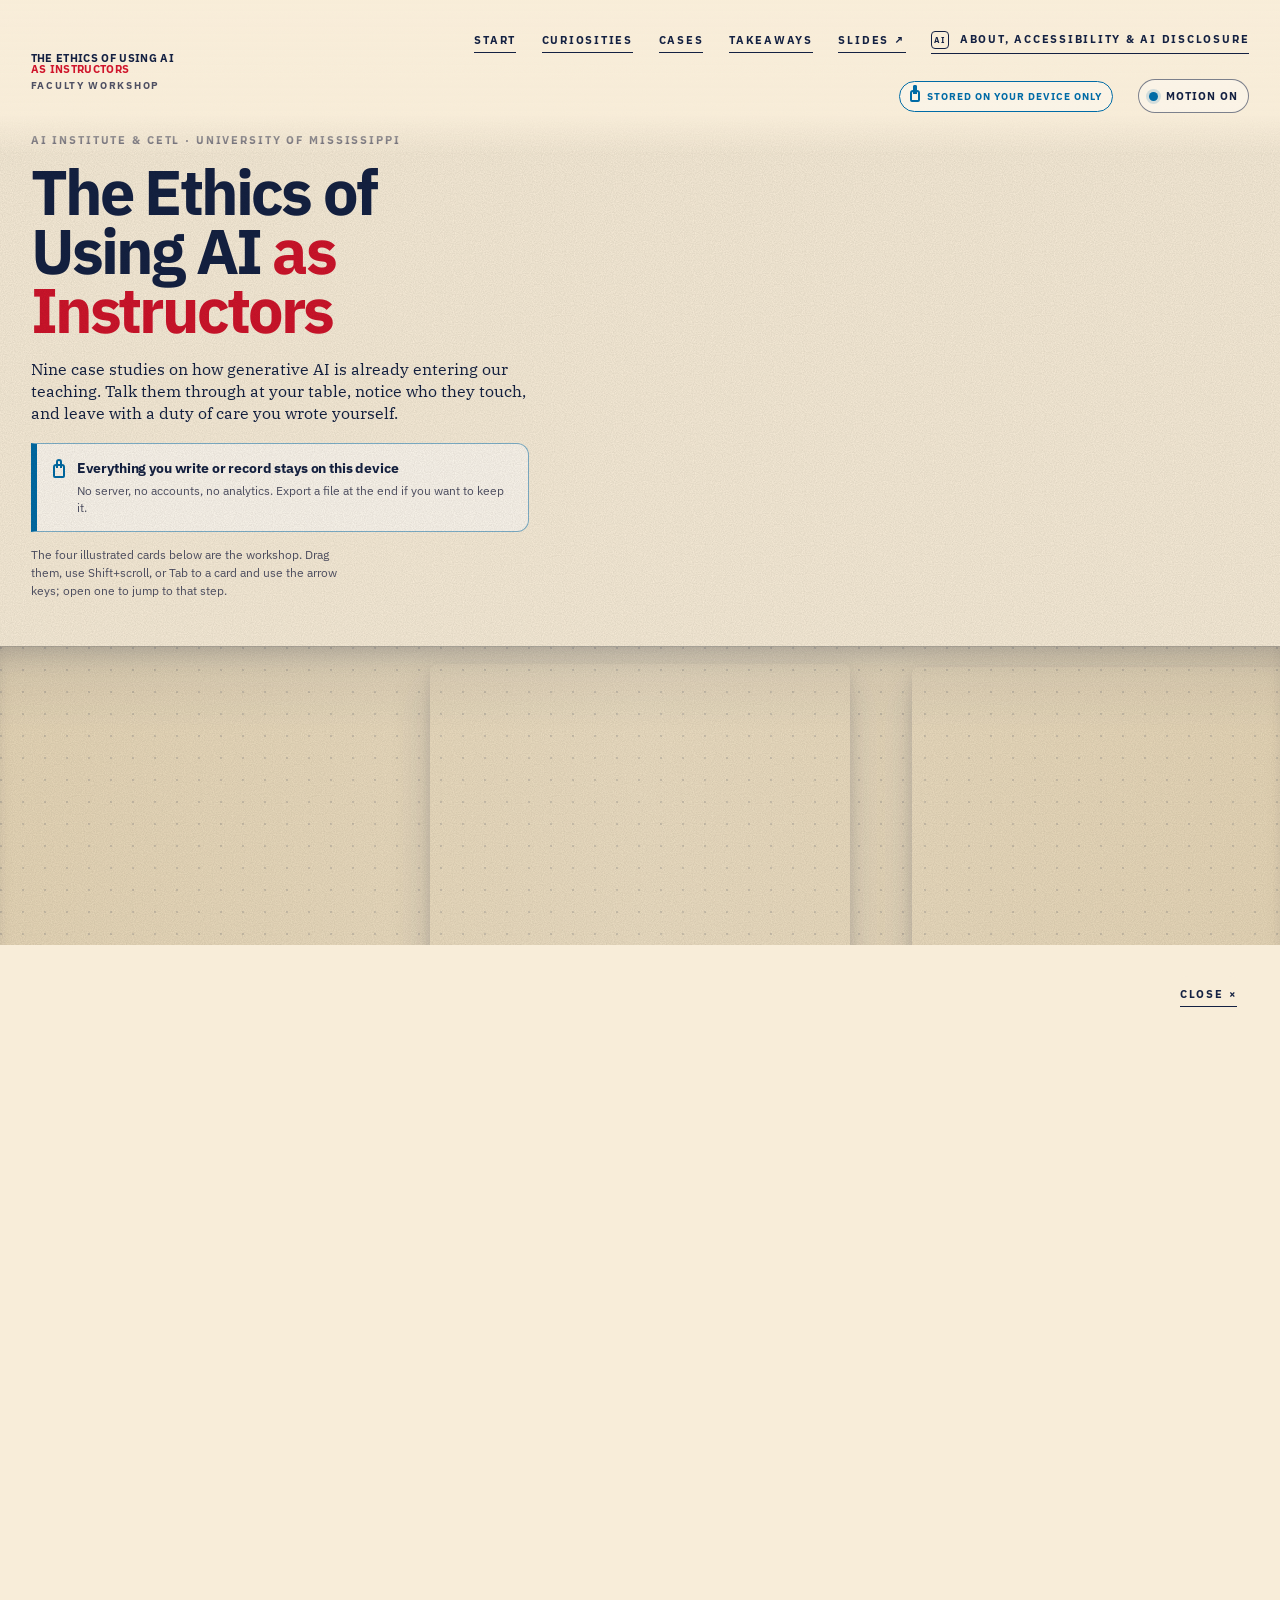
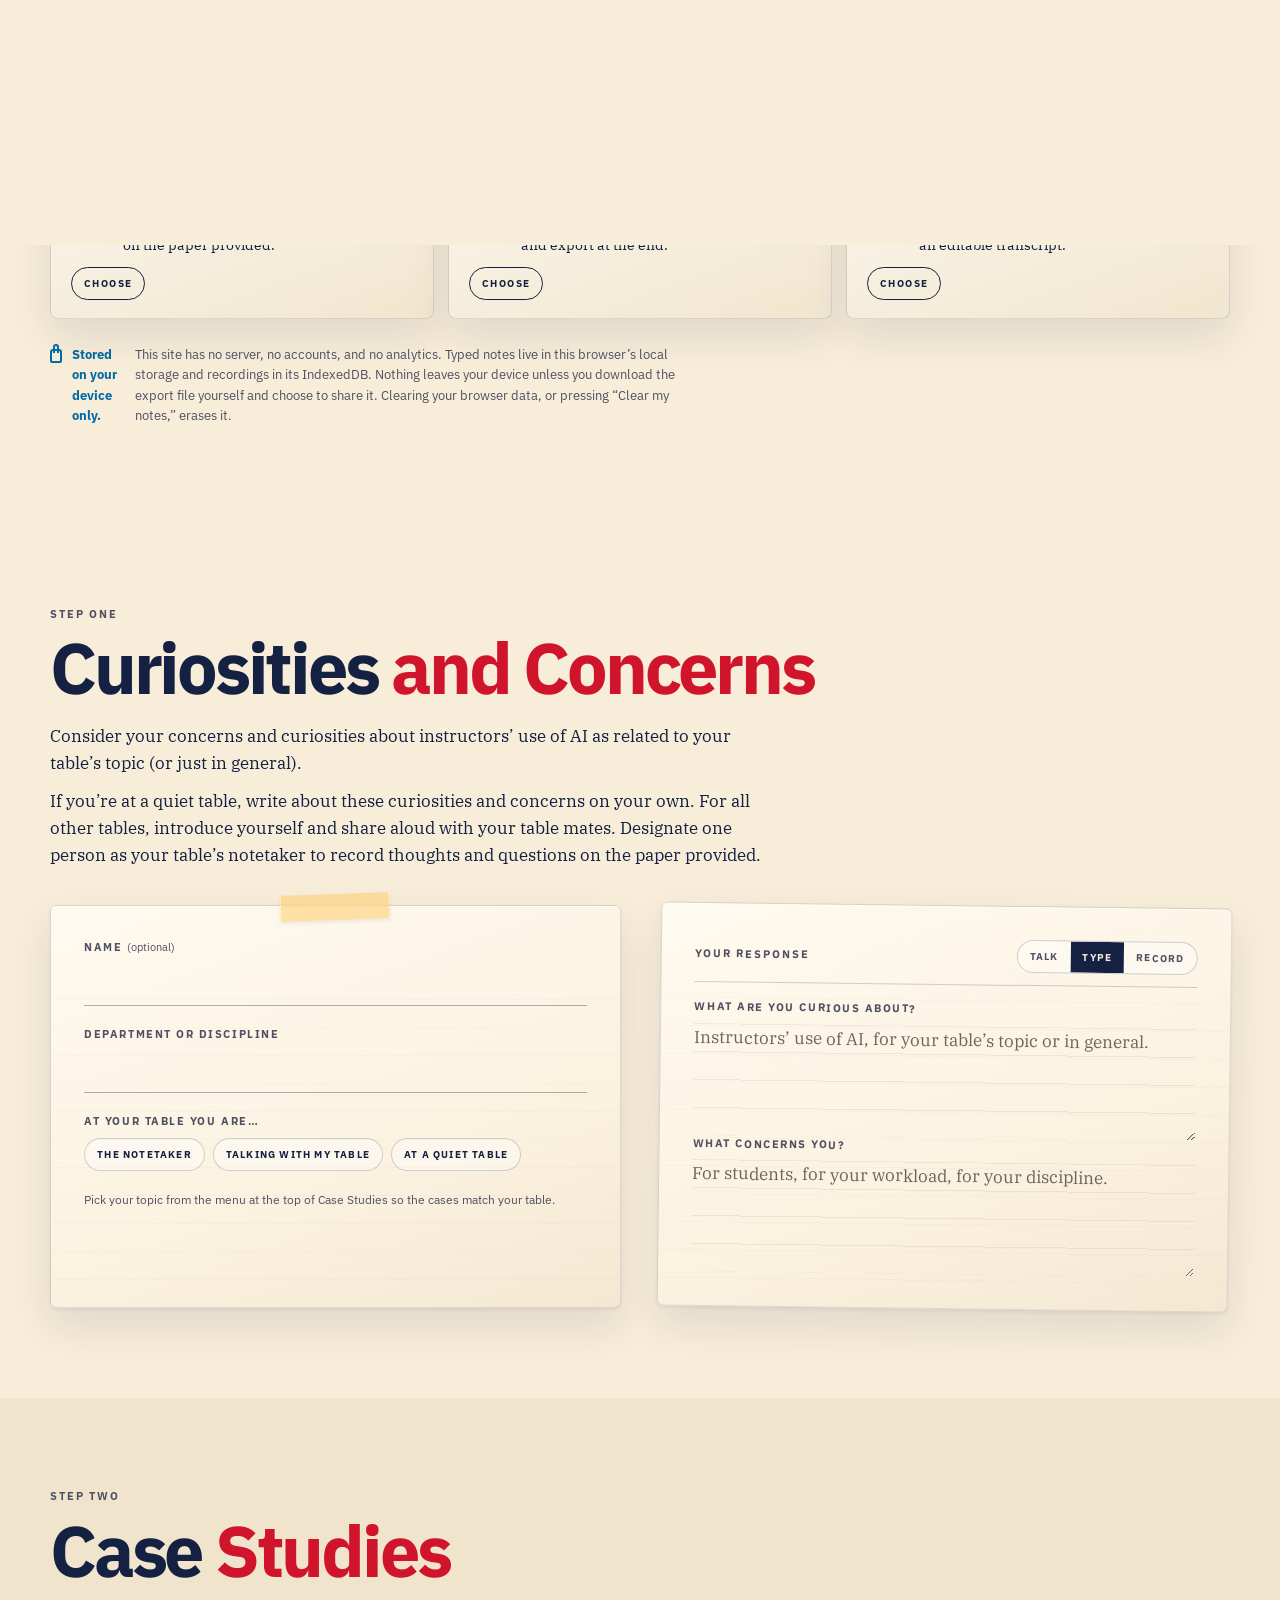
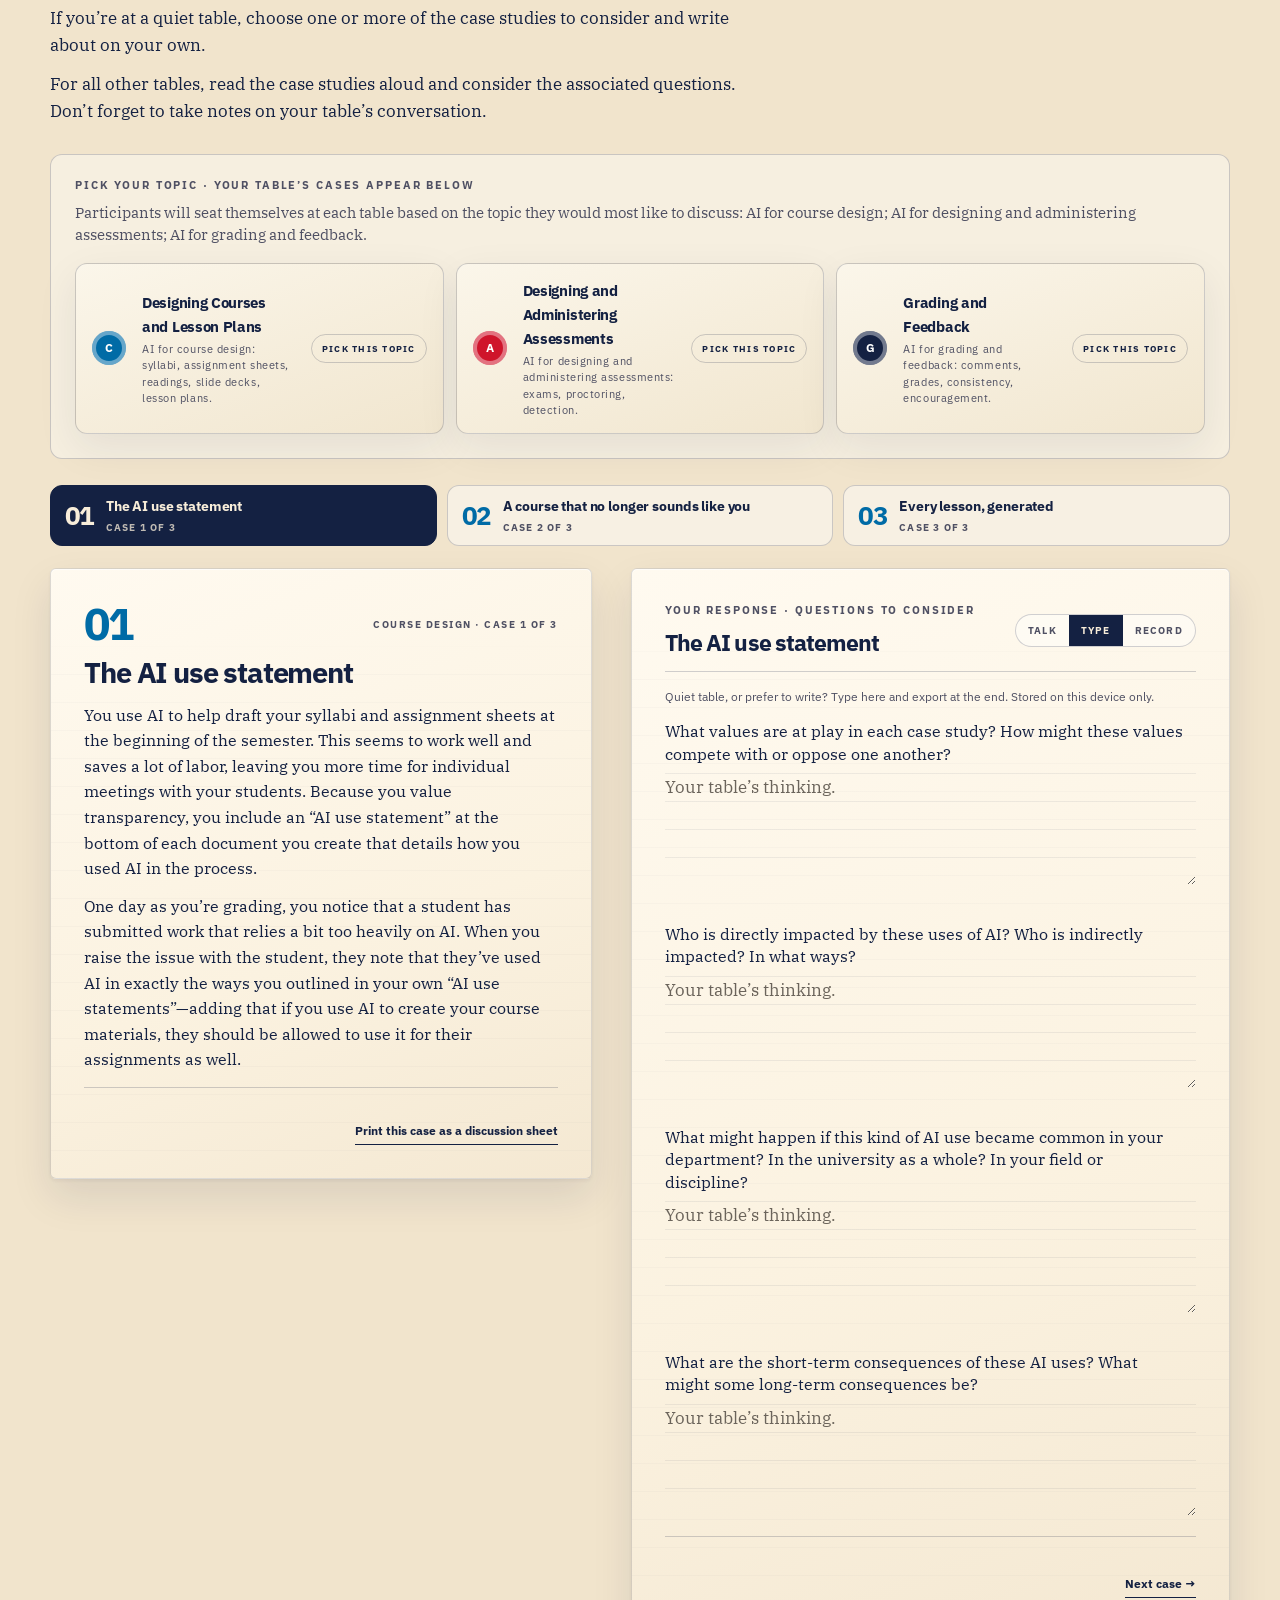
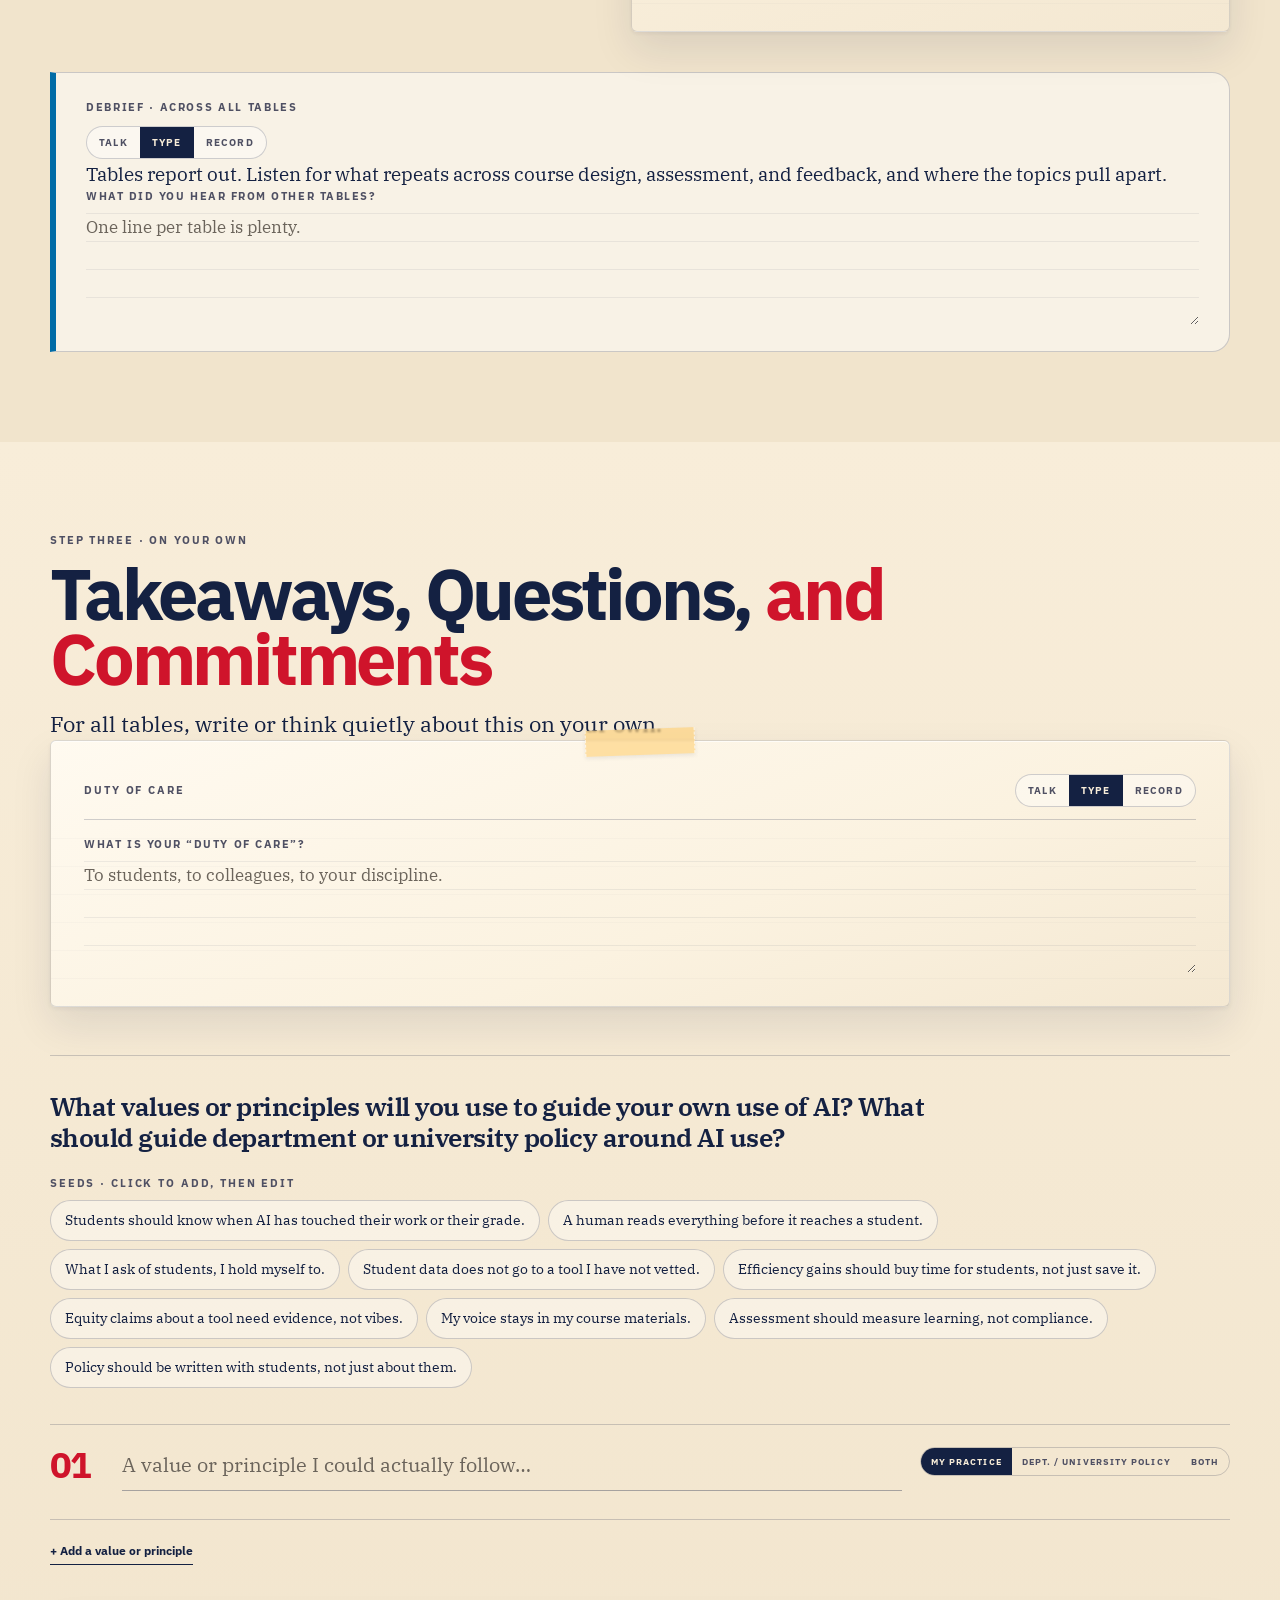
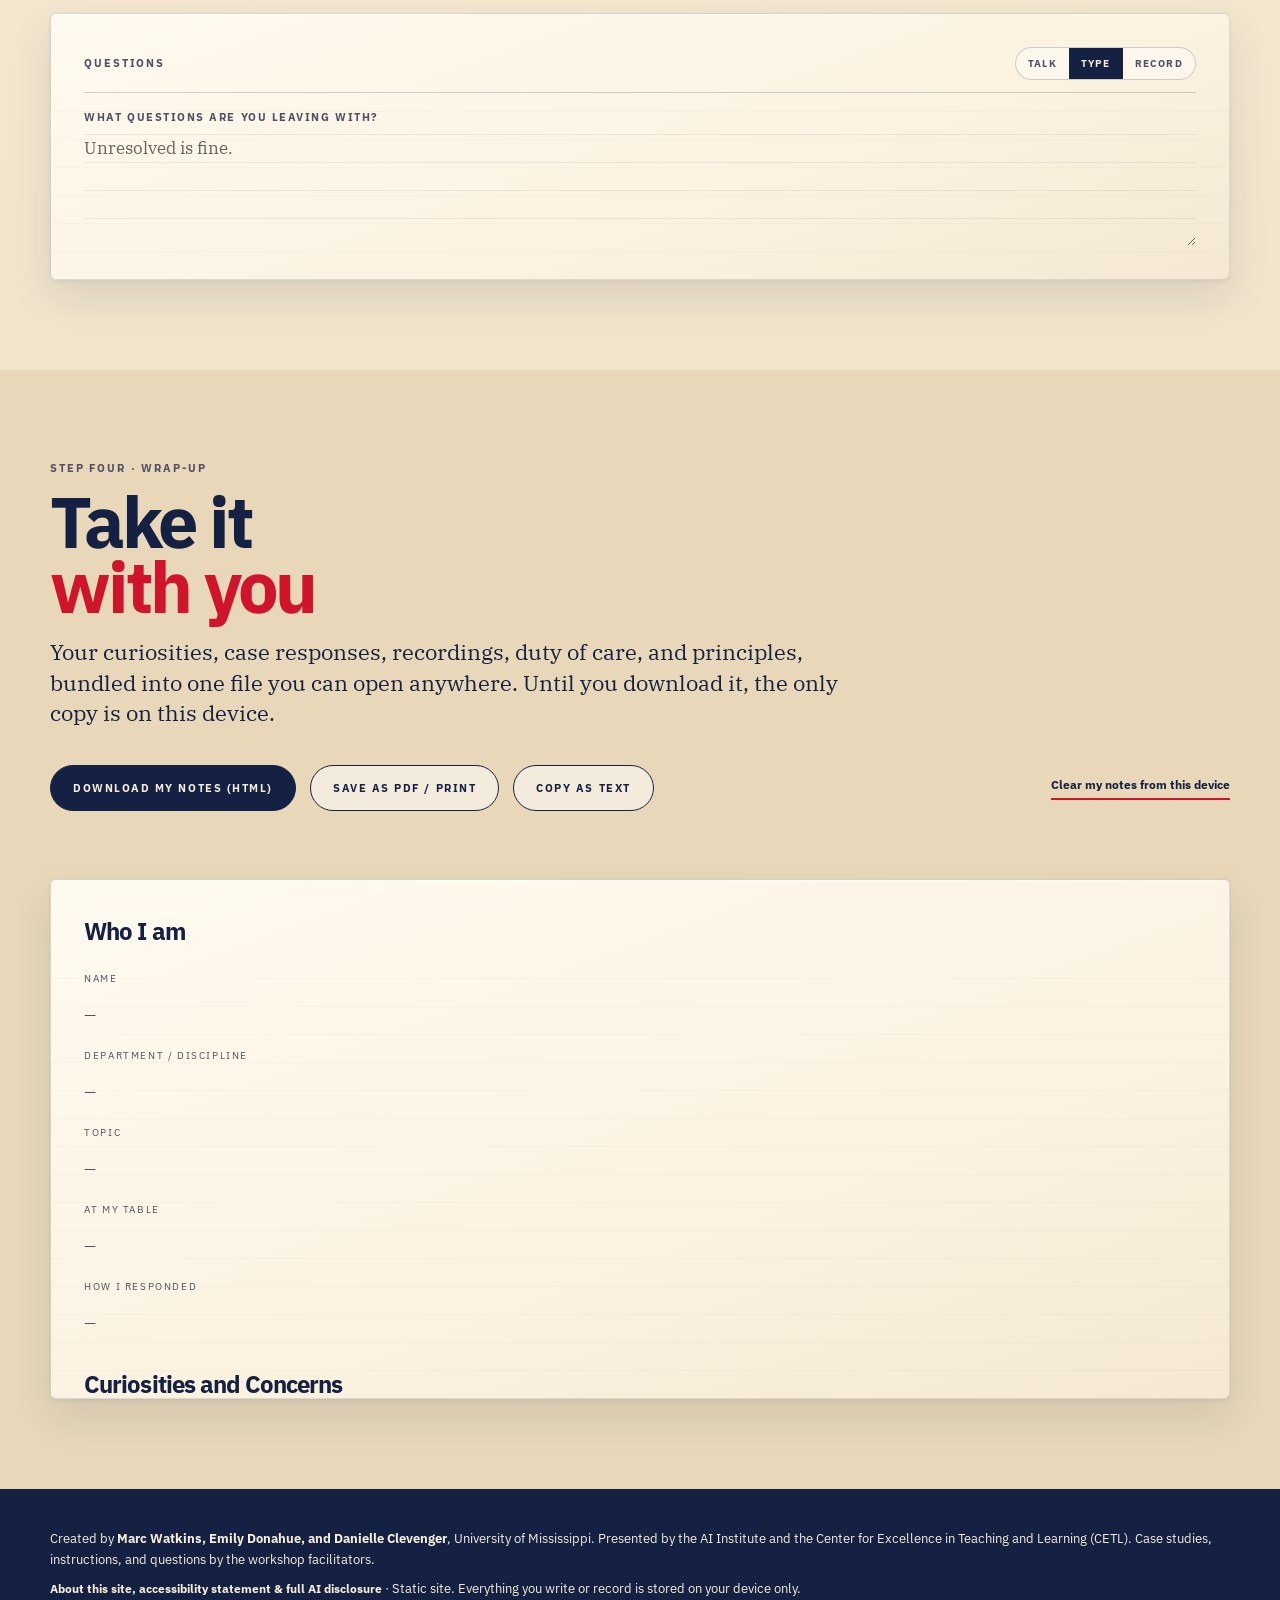
<file: index.html>
<!doctype html>
<html lang="en">
<head>
  <meta charset="utf-8" />
  <meta name="viewport" content="width=device-width,initial-scale=1,viewport-fit=cover" />
  <meta name="theme-color" content="#F8EDD9" />
  <title>The Ethics of Using AI as Instructors — a faculty workshop</title>
  <meta name="description" content="A faculty workshop: nine case studies on AI in course design, assessment, and grading. Talk, type, or record your responses; everything stays on your device." />
  <meta name="author" content="Marc Watkins, Emily Donahue, Danielle Clevenger" />
  <meta property="og:title" content="The Ethics of Using AI as Instructors" />
  <meta property="og:description" content="Nine case studies on AI in course design, assessment, and feedback. Talk them through, name your duty of care, take your notes with you." />
  <meta property="og:type" content="website" />
  <meta property="og:url" content="https://mwatkins03-netizen.github.io/Ethical-AI-In-Course-Design-Workshop-Fable-5.1/" />
  <meta property="og:image" content="./assets/cards/step-02.svg" />
  <link rel="preconnect" href="https://fonts.googleapis.com" />
  <link rel="preconnect" href="https://fonts.gstatic.com" crossorigin />
  <link rel="stylesheet" href="https://fonts.googleapis.com/css2?family=IBM+Plex+Sans:wght@400;600;700&family=IBM+Plex+Serif:wght@400;600&display=swap" />
  <link rel="stylesheet" href="./css/styles.css?v=20260926a" />
</head>
<body>
  <a class="skip-link" href="#choose">Skip to the workshop</a>

  <div id="preloader" class="preloader" aria-hidden="true">
    <div class="preloader__eyebrow">FACULTY WORKSHOP</div>
    <div class="preloader__mark preloader__mark--long">THE ETHICS OF<br>USING AI<br><strong>AS INSTRUCTORS</strong></div>
    <div class="preloader__bar"><span></span></div>
  </div>

  <div class="grain" aria-hidden="true"></div>

  <header class="site-header">
    <a href="#top" class="wordmark ui-button" aria-label="The Ethics of Using AI as Instructors, back to top">
      <span>THE ETHICS OF USING AI<br><strong>AS INSTRUCTORS</strong></span><small>faculty workshop</small>
    </a>
    <nav aria-label="Primary">
      <a class="nav-link" href="#choose">Start</a>
      <a class="nav-link" href="#step-curiosities">Curiosities</a>
      <a class="nav-link" href="#step-cases">Cases</a>
      <a class="nav-link" href="#step-takeaways">Takeaways</a>
      <a class="nav-link" id="slidesLink" href="#" target="_blank" rel="noopener">Slides <span aria-hidden="true">↗</span><span class="visually-hidden">(opens in a new tab)</span></a>
      <button id="aboutButton" class="nav-link nav-link--disclosure ui-button" type="button"><span aria-hidden="true">AI</span> About, accessibility &amp; AI disclosure</button>
      <span class="local-chip" title="Nothing you write or record is sent anywhere"><i aria-hidden="true"></i>Stored on your device only</span>
      <button id="motionToggle" class="motion-toggle ui-button" type="button" aria-pressed="true"><span class="motion-toggle__dot" aria-hidden="true"></span><span id="motionLabel">Motion on</span></button>
    </nav>
  </header>

  <div class="progress-rail" aria-hidden="true"><span id="progressFill"></span></div>

  <main id="main">
    <!-- ============ HERO: illustrated card gallery ============ -->
    <section id="top" class="hero gallery" aria-labelledby="heroTitle">
      <div class="ambient-video" aria-hidden="true">
        <video id="ambientVideo" muted loop playsinline autoplay preload="metadata" disablepictureinpicture tabindex="-1">
          <source src="./assets/trees-breeze.mp4" type="video/mp4" />
        </video>
      </div>
      <div class="hero__copy">
        <p class="eyebrow">AI INSTITUTE &amp; CETL · UNIVERSITY OF MISSISSIPPI</p>
        <h1 id="heroTitle" class="hero__title--long">The Ethics of Using AI <strong>as Instructors</strong></h1>
        <p class="lead" id="heroDek"></p>
        <p class="local-badge"><span class="local-badge__lock" aria-hidden="true"></span><strong id="localBadge"></strong><span>No server, no accounts, no analytics. Export a file at the end if you want to keep it.</span></p>
        <p class="hero__hint">The four illustrated cards below are the workshop. Drag them, use Shift+scroll, or Tab to a card and use the arrow keys; open one to jump to that step.</p>
      </div>
      <canvas id="glCanvas" aria-hidden="true"></canvas>
      <div id="fallbackGallery" class="fallback-gallery" aria-hidden="true"></div>
      <div id="projectHitboxes" class="project-hitboxes" role="group" aria-label="Workshop steps"></div>
      <div id="projectMeta" class="project-meta-layer" aria-hidden="true"></div>
      <p class="gallery-instruction" aria-hidden="true"><span>Drag · shift+scroll · arrow keys</span><i></i></p>
      <div class="gallery-progress" aria-hidden="true"><span id="deckFill"></span></div>
      <p id="deckCounter" class="gallery-counter" aria-live="polite">Step 01 of 04</p>
      <p class="gallery-credit">Created by <strong>Marc Watkins, Emily Donahue &amp; Danielle Clevenger</strong> · AI Institute &amp; CETL, University of Mississippi</p>
    </section>

    <!-- ============ BEFORE WE START: how will you respond ============ -->
    <section id="choose" class="section section--choose" aria-labelledby="respondTitle">
      <div class="section__inner">
        <p class="eyebrow reveal">BEFORE WE START</p>
        <h2 id="respondTitle" class="section-title reveal">How will you <strong>respond</strong>?</h2>
        <p class="lead reveal">Every prompt works three ways. Quiet tables can type or record; talking tables use the paper provided. Pick a default; switch on any single prompt later.</p>
        <div class="mode-grid mode-grid--compact" id="modePicker" role="group" aria-labelledby="respondTitle"></div>
        <p class="local-line reveal"><span class="local-badge__lock" aria-hidden="true"></span><strong>Stored on your device only.</strong> <span id="localLong"></span></p>
      </div>
    </section>

    <!-- ============ STEP 1: CURIOSITIES AND CONCERNS ============ -->
    <section id="step-curiosities" class="section" aria-labelledby="curiositiesTitle">
      <div class="section__inner">
        <p class="eyebrow reveal">STEP ONE</p>
        <h2 id="curiositiesTitle" class="section-title reveal">Curiosities <strong>and Concerns</strong></h2>
        <div class="instructions reveal" id="curiositiesInstructions"></div>
        <div class="form-grid">
          <div class="sheet reveal">
            <span class="tape" aria-hidden="true"></span>
            <label class="field"><span>Name <em>(optional)</em></span><input id="fName" type="text" autocomplete="name" data-key="name" /></label>
            <label class="field"><span>Department or discipline</span><input id="fDiscipline" type="text" data-key="discipline" /></label>
            <fieldset class="field field--radios">
              <legend>At your table you are…</legend>
              <div id="roleChoices" class="chips chips--select"></div>
            </fieldset>
            <p class="field-note" id="trackEcho"></p>
          </div>
          <div class="sheet sheet--tilt-r reveal response-pane" data-pane="starting">
            <div class="pane-head"><p class="eyebrow">YOUR RESPONSE</p><div class="mode-switch" data-switch role="group" aria-label="Response mode for this pane"></div></div>
            <div data-response="curiosities" data-label="What are you curious about?" data-hint="Instructors’ use of AI, for your table’s topic or in general."></div>
            <div data-response="concerns" data-label="What concerns you?" data-hint="For students, for your workload, for your discipline."></div>
          </div>
        </div>
      </div>
    </section>

    <!-- ============ STEP 2: CASE STUDIES, SIDE BY SIDE ============ -->
    <section id="step-cases" class="section section--cases" aria-labelledby="casesTitle">
      <div class="section__inner">
        <p class="eyebrow reveal">STEP TWO</p>
        <h2 id="casesTitle" class="section-title reveal">Case <strong>Studies</strong></h2>
        <div class="instructions reveal" id="casesInstructions"></div>
        <div class="topic-menu reveal" id="topicMenu">
          <p class="eyebrow" id="topicLabel">PICK YOUR TOPIC · YOUR TABLE’S CASES APPEAR BELOW</p>
          <p class="sub-lead" id="seatingLine"></p>
          <div class="table-grid table-grid--menu" id="tablePicker" role="group" aria-labelledby="topicLabel"></div>
        </div>
        <div class="case-tabs" id="caseTabs" role="group" aria-label="Choose a case"></div>
        <div class="compare">
          <div class="compare__case" id="casePane"></div>
          <div class="compare__response response-pane" id="caseResponse" data-pane="case"></div>
        </div>
        <div class="callout callout--blue reveal response-pane" data-pane="debrief" style="margin-top:40px">
          <p class="callout__label">Debrief · across all tables</p>
          <p>Tables report out. Listen for what repeats across course design, assessment, and feedback, and where the topics pull apart.</p>
          <div data-response="debriefNotes" data-label="What did you hear from other tables?" data-hint="One line per table is plenty."></div>
        </div>
      </div>
    </section>

    <!-- ============ STEP 3: TAKEAWAYS, QUESTIONS, AND COMMITMENTS ============ -->
    <section id="step-takeaways" class="section section--principles" aria-labelledby="takeawaysTitle">
      <div class="section__inner">
        <p class="eyebrow reveal">STEP THREE · ON YOUR OWN</p>
        <h2 id="takeawaysTitle" class="section-title reveal">Takeaways, Questions, <strong>and Commitments</strong></h2>
        <p class="lead reveal" id="takeawaysInstruction"></p>
        <div class="sheet reveal response-pane" data-pane="duty">
          <span class="tape" aria-hidden="true"></span>
          <div class="pane-head"><p class="eyebrow">DUTY OF CARE</p><div class="mode-switch" data-switch role="group" aria-label="Response mode for this pane"></div></div>
          <div data-response="dutyOfCare" data-label="What is your “duty of care”?" data-hint="To students, to colleagues, to your discipline."></div>
        </div>
        <div class="values-block">
          <h3 class="sub-title reveal" id="valuesTitle"></h3>
          <div class="seeds reveal">
            <p class="eyebrow" id="seedsLabel">SEEDS · CLICK TO ADD, THEN EDIT</p>
            <div id="seedChips" class="chips" role="group" aria-labelledby="seedsLabel"></div>
          </div>
          <ol id="principleList" class="principle-list" aria-label="Your values and principles"></ol>
          <button id="addPrinciple" class="text-action" type="button">+ Add a value or principle</button>
        </div>
        <div class="sheet sheet--commit reveal response-pane" data-pane="leaving">
          <div class="pane-head"><p class="eyebrow">QUESTIONS</p><div class="mode-switch" data-switch role="group" aria-label="Response mode for this pane"></div></div>
          <div data-response="leavingQuestions" data-label="What questions are you leaving with?" data-hint="Unresolved is fine."></div>
        </div>
      </div>
    </section>

    <!-- ============ STEP 4: EXPORT ============ -->
    <section id="step-export" class="section section--export" aria-labelledby="exportTitle">
      <div class="section__inner">
        <p class="eyebrow reveal">STEP FOUR · WRAP-UP</p>
        <h2 id="exportTitle" class="section-title reveal">Take it<br><strong>with you</strong></h2>
        <p class="lead reveal">Your curiosities, case responses, recordings, duty of care, and principles, bundled into one file you can open anywhere. Until you download it, the only copy is on this device.</p>
        <div class="export-row reveal">
          <button id="exportHtml" class="btn btn--ink" type="button">Download my notes (HTML)</button>
          <button id="exportPdf" class="btn" type="button">Save as PDF / Print</button>
          <button id="exportCopy" class="btn" type="button">Copy as text</button>
          <button id="clearAll" class="text-action text-action--danger" type="button">Clear my notes from this device</button>
        </div>
        <p id="exportStatus" class="copy-status" role="status"></p>
        <div id="preview" class="preview sheet reveal" role="region" tabindex="0" aria-label="Preview of your exported notes"></div>
      </div>
    </section>

    <footer class="site-footer">
      <div class="section__inner">
        <p>Created by <strong>Marc Watkins, Emily Donahue, and Danielle Clevenger</strong>, University of Mississippi. Presented by the AI Institute and the Center for Excellence in Teaching and Learning (CETL). Case studies, instructions, and questions by the workshop facilitators.</p>
        <p><button id="aboutButton2" class="text-action" type="button">About this site, accessibility statement &amp; full AI disclosure</button> · Static site. Everything you write or record is stored on your device only.</p>
      </div>
    </footer>
  </main>

  <aside id="infoPanel" class="info-panel" aria-hidden="true" inert aria-label="Site information">
    <button id="infoClose" class="panel-close ui-button" type="button" aria-label="Close panel">CLOSE ×</button>
    <div id="infoContent" class="info-panel__content"></div>
  </aside>

  <div id="transition" class="transition" aria-hidden="true"><div></div></div>
  <p id="timerStatus" class="visually-hidden" role="status"></p>
  <script>
    // Boot guard: if the module script fails to load (stale cache, file:// open, blocked script), say so instead of showing dead buttons.
    window.__ethicsBooted = false;
    var showBoot = function () {
      if (window.__ethicsBooted || document.getElementById('bootAlert')) return;
      var b = document.createElement('div'); b.id = 'bootAlert'; b.setAttribute('role', 'alert');
      b.style.cssText = 'position:fixed;left:50%;bottom:24px;transform:translateX(-50%);z-index:9999;max-width:min(640px,92vw);padding:14px 18px;border-radius:12px;background:#142142;color:#F8EDD9;font:14px/1.5 "IBM Plex Sans",Arial,sans-serif;box-shadow:0 20px 50px rgba(20,33,66,.35)';
      b.innerHTML = '<strong>The workshop script did not load, so the buttons will not respond.</strong> ' + (location.protocol === 'file:' ? 'This page was opened straight from a folder; it needs to be served over http or https (for example the GitHub Pages address).' : 'Try a hard reload (Shift+Reload, or Cmd+Shift+R) to clear a stale copy.') + ' <button type="button" onclick="location.reload()" style="margin-left:10px;border:1px solid #F8EDD9;background:transparent;color:#F8EDD9;border-radius:99px;padding:6px 12px;font:inherit;cursor:pointer">Reload</button>';
      document.body.appendChild(b);
    };
    setTimeout(showBoot, 6000);
    window.addEventListener('error', function (e) { if (e && e.filename && /\/js\//.test(e.filename)) showBoot(); }, true);
  </script>
  <script type="module" src="./js/app.js?v=20260926a"></script>
</body>
</html>
</file>
<file: css/styles.css>
:root{
  /* University of Mississippi brand palette (UM Brand Portal): Lyceum, Oxford, Magnolia; Powder Blue, River, B.B., Faulkner, Tupelo, Landshark */
  --lyceum:#CF142B;--oxford:#142142;--magnolia:#FFFFFF;--powder:#006BA6;--river:#48C6E4;--bb:#B1DDF6;--faulkner:#F8EDD9;--tupelo:#FFCD6B;--landshark:#FF544A;
  --paper:var(--faulkner);--paper-2:#f1e4cc;--paper-deep:#e8d8b9;--ink:var(--oxford);--muted:#4f5063;--hair:rgba(20,33,66,.2);
  --rose:var(--lyceum);--blue:var(--powder);--gold:#7a5613;--green:var(--powder);
  --accent:var(--rose);
  --ease:cubic-bezier(.2,.8,.2,1);--pad:clamp(18px,2.4vw,38px);
  --serif:"IBM Plex Serif",Georgia,"Times New Roman",serif;--sans:"IBM Plex Sans",Arial,Helvetica,sans-serif;
}
*{box-sizing:border-box}
html{scroll-behavior:smooth;scrollbar-color:var(--ink) transparent}
html,body{margin:0;width:100%;min-height:100%;background:var(--paper);color:var(--ink)}
body{font-family:var(--sans);line-height:1.5;-webkit-font-smoothing:antialiased}
button,input,textarea,a{font:inherit;color:inherit}
.ui-button{border:0;background:transparent;padding:0;cursor:pointer;text-decoration:none}
.skip-link{position:fixed;z-index:200;left:1rem;top:-100px;background:#fff;color:#000;padding:.75rem 1rem}.skip-link:focus{top:1rem}
em{font-style:normal}
h1 strong,h2 strong,h3 strong,.preloader__mark strong,.wordmark strong,.section-heading strong{font-weight:900;color:var(--rose)}

/* paper grain */
.grain{position:fixed;inset:-50%;z-index:1;pointer-events:none;opacity:.32;mix-blend-mode:multiply;
  background-image:url("data:image/svg+xml;utf8,<svg xmlns='http://www.w3.org/2000/svg' width='240' height='240'><filter id='n'><feTurbulence type='fractalNoise' baseFrequency='.9' numOctaves='2' stitchTiles='stitch'/><feColorMatrix values='0 0 0 0 .1 0 0 0 0 .09 0 0 0 0 .07 0 0 0 .55 0'/></filter><rect width='100%' height='100%' filter='url(%23n)'/></svg>");
  background-size:240px 240px;animation:grainShift 1.6s steps(6) infinite}
@keyframes grainShift{0%{transform:translate(0,0)}20%{transform:translate(-2%,1%)}40%{transform:translate(1%,-2%)}60%{transform:translate(-1%,-1%)}80%{transform:translate(2%,2%)}100%{transform:translate(0,0)}}

/* preloader + wipe */
.preloader{position:fixed;z-index:100;inset:0;background:var(--ink);color:var(--paper);display:grid;place-content:center;text-align:center;transition:transform .85s cubic-bezier(.7,0,.2,1)}
.preloader.is-hidden{transform:translateY(-105%);pointer-events:none}
.preloader__eyebrow{font-size:11px;letter-spacing:.2em;margin-bottom:16px}
.preloader__mark{font-weight:900;font-size:clamp(40px,7vw,104px);line-height:.76;letter-spacing:-.075em}
.preloader__mark strong{color:var(--landshark)}
.preloader__bar{width:min(280px,54vw);height:1px;background:rgba(255,255,255,.2);margin:32px auto 0;overflow:hidden}
.preloader__bar span{display:block;width:100%;height:100%;background:currentColor;transform:translateX(-100%);animation:load 1.05s var(--ease) forwards}
@keyframes load{to{transform:translateX(0)}}
.transition{position:fixed;z-index:80;inset:0;pointer-events:none;overflow:hidden}
.transition>div{position:absolute;inset:-15%;background:var(--ink);transform:translateY(120%) rotate(-3deg);border-radius:50% 50% 0 0/12% 12% 0 0}
.transition.is-in>div{animation:wipeIn .62s cubic-bezier(.7,0,.2,1) forwards}
.transition.is-out>div{animation:wipeOut .68s cubic-bezier(.7,0,.2,1) forwards}
@keyframes wipeIn{to{transform:translateY(0) rotate(0)}}
@keyframes wipeOut{from{transform:translateY(0)}to{transform:translateY(-120%) rotate(3deg)}}

/* header */
.site-header{position:fixed;z-index:30;inset:0 0 auto 0;display:flex;justify-content:space-between;align-items:center;padding:var(--pad);padding-bottom:42px;pointer-events:none;
  background:linear-gradient(180deg,rgba(248,237,217,.98) 0%,rgba(248,237,217,.92) 74%,rgba(248,237,217,0) 100%)}
.site-header>*{pointer-events:auto}
.site-header nav{display:flex;gap:clamp(14px,2vw,30px);flex-wrap:wrap;justify-content:flex-end;align-items:center;max-width:min(820px,72vw)}
.wordmark{display:grid;text-align:left;font-weight:900;letter-spacing:.03em;line-height:.86;font-size:13px}
.wordmark strong{color:var(--rose)}
.wordmark small{margin-top:5px;font-size:10px;letter-spacing:.17em;color:var(--muted);text-transform:uppercase}
.nav-link,.panel-close{font-size:11px;font-weight:800;letter-spacing:.16em;text-transform:uppercase;text-decoration:none;color:var(--ink)}
.nav-link:after,.panel-close:after{content:"";display:block;margin-top:4px;height:1px;background:currentColor;transform-origin:right;transition:transform .3s var(--ease)}
.nav-link:hover:after,.panel-close:hover:after{transform:scaleX(.25)}
.nav-link--disclosure span{display:inline-grid;place-items:center;width:18px;height:18px;margin-right:6px;border:1px solid var(--ink);border-radius:4px;font-size:8px;vertical-align:middle}
.motion-toggle{display:inline-flex;align-items:center;gap:8px;min-height:34px;padding:6px 10px;border:1px solid rgba(20,33,66,.55);border-radius:99px;font-size:11px;font-weight:800;letter-spacing:.09em;text-transform:uppercase;background:rgba(255,255,255,.35);white-space:nowrap}
.motion-toggle__dot{width:9px;height:9px;border-radius:50%;background:var(--powder);box-shadow:0 0 0 3px rgba(0,107,166,.16)}
.motion-toggle[aria-pressed="false"] .motion-toggle__dot{background:var(--muted);box-shadow:none}
.progress-rail{position:fixed;z-index:31;left:0;top:0;width:100%;height:3px;background:transparent}
.progress-rail span{display:block;height:100%;width:0;background:var(--rose);transition:width .2s linear}
.has-overlay .site-header,.has-overlay .progress-rail{opacity:0;visibility:hidden;pointer-events:none}

/* type */
.eyebrow{font-size:11px;letter-spacing:.17em;font-weight:800;color:var(--muted);text-transform:uppercase;margin:0}
.lead{font-family:var(--serif);font-size:clamp(18px,1.7vw,25px);line-height:1.4;max-width:62ch;margin:18px 0 0}
.section-title{font-size:clamp(40px,5.6vw,86px);line-height:.9;letter-spacing:-.06em;margin:14px 0 0;font-weight:900}
.section-title strong{color:var(--rose)}

/* hero */
.hero{position:relative;height:100vh;height:100svh;min-height:640px;overflow:hidden;isolation:isolate}
.ambient-video{position:absolute;inset:0;z-index:0;overflow:hidden;pointer-events:none}
.ambient-video video{width:100%;height:100%;object-fit:cover;filter:sepia(.3) saturate(.72) brightness(1.07) contrast(.92);opacity:.62;transition:opacity .6s}
.ambient-video:after{content:"";position:absolute;inset:0;background:radial-gradient(circle at 65% 48%,rgba(248,237,217,.08),rgba(248,237,217,.6) 82%),linear-gradient(180deg,rgba(248,237,217,.85) 0%,rgba(248,237,217,.18) 28%,rgba(248,237,217,.18) 72%,rgba(248,237,217,.92) 100%)}
.ambient-video.is-paused video{opacity:.4}
.hero__inner{position:relative;z-index:2;display:grid;grid-template-columns:minmax(0,1.05fr) minmax(0,1fr);gap:clamp(30px,5vw,80px);align-items:center;padding:clamp(120px,16vh,170px) var(--pad) 40px;width:min(1320px,100%);margin:0 auto}
.hero__copy h1{font-size:clamp(58px,9vw,150px);line-height:.82;letter-spacing:-.075em;margin:18px 0 26px;font-weight:900}
.hero__copy h1 strong{color:var(--rose)}
.hero__hint{margin:22px 0 0;max-width:44ch;font-size:13px;line-height:1.55;color:var(--muted)}
.hero__tables{display:grid;gap:14px}
.table-card{position:relative;display:grid;grid-template-columns:auto 1fr auto;gap:16px;align-items:center;text-align:left;padding:18px 20px;border:1px solid var(--hair);border-radius:16px;background:rgba(255,255,255,.55);box-shadow:0 14px 40px rgba(20,33,66,.08);transition:transform .45s var(--ease),box-shadow .45s var(--ease),background .3s;cursor:pointer}
.table-card:hover{transform:translateY(-4px) rotate(-.4deg);box-shadow:0 24px 50px rgba(20,33,66,.14);background:rgba(255,255,255,.78)}
.table-card:focus-visible{outline:3px solid var(--ink);outline-offset:3px}
.table-card__swatch{width:42px;height:42px;border-radius:50%;background:var(--c);display:grid;place-items:center;color:#fff;font-weight:900;font-size:13px;box-shadow:inset 0 0 0 4px rgba(255,255,255,.35)}
.table-card__title{font-weight:900;font-size:clamp(15px,1.25vw,19px);letter-spacing:-.02em;line-height:1.15}
.table-card__meta{display:block;margin-top:5px;font-size:11px;color:var(--muted);letter-spacing:.05em}
.table-card__pick{font-size:10px;font-weight:800;letter-spacing:.14em;text-transform:uppercase;border:1px solid var(--hair);border-radius:99px;padding:8px 11px;white-space:nowrap}
.table-card.is-picked{background:var(--ink);color:var(--paper);border-color:var(--ink)}
.table-card.is-picked .table-card__meta{color:rgba(248,237,217,.7)}
.table-card.is-picked .table-card__pick{background:var(--paper);color:var(--ink);border-color:var(--paper)}
.hero__foot{position:relative;z-index:2;display:flex;justify-content:space-between;align-items:flex-end;padding:0 var(--pad) var(--pad)}
.gallery-credit{margin:0;font-size:10px;letter-spacing:.04em;color:var(--muted)}
.scroll-cue{display:flex;align-items:center;gap:10px;margin:0;font-size:10px;letter-spacing:.15em;text-transform:uppercase;color:var(--muted)}
.scroll-cue i{width:40px;height:1px;background:var(--ink);position:relative;overflow:hidden}
.scroll-cue i:after{content:"";position:absolute;inset:0;background:var(--rose);transform:translateX(-100%);animation:cue 1.8s var(--ease) infinite}
@keyframes cue{to{transform:translateX(100%)}}

/* sections */
.section{position:relative;z-index:2;padding:clamp(70px,10vh,130px) 0}
.section__inner{width:min(1180px,calc(100% - 2*var(--pad)));margin:0 auto}
.section--agenda{background:linear-gradient(180deg,var(--paper) 0%,var(--paper-2) 100%)}
.section--cases{background:var(--paper-2)}
.section--principles{background:linear-gradient(180deg,var(--paper) 0%,var(--paper-2) 100%)}
.section--export{background:var(--paper-deep)}

/* paper sheets */
.sheet{position:relative;padding:clamp(22px,2.6vw,36px);background:linear-gradient(160deg,#fffaf0 0%,#fbf2e0 60%,#f4e8d2 100%);border:1px solid rgba(20,33,66,.14);border-radius:6px;
  box-shadow:0 1px 0 rgba(255,255,255,.7) inset,0 18px 40px rgba(20,33,66,.10),0 2px 4px rgba(20,33,66,.06);transition:transform .5s var(--ease),box-shadow .5s var(--ease)}
.sheet:before{content:"";position:absolute;inset:0;border-radius:inherit;pointer-events:none;background:repeating-linear-gradient(0deg,transparent 0 27px,rgba(20,33,66,.035) 27px 28px);opacity:.6;mask:linear-gradient(180deg,transparent 0 70px,#000 90px)}
.sheet--tilt{transform:rotate(-.8deg)}.sheet--tilt-r{transform:rotate(.7deg)}
.sheet:hover{transform:rotate(0) translateY(-2px);box-shadow:0 1px 0 rgba(255,255,255,.7) inset,0 26px 52px rgba(20,33,66,.14),0 2px 4px rgba(20,33,66,.06)}
.tape{position:absolute;left:50%;top:-12px;width:110px;height:26px;transform:translateX(-50%) rotate(-2deg);background:rgba(255,205,107,.55);border-left:1px dashed rgba(255,255,255,.7);border-right:1px dashed rgba(255,255,255,.7);box-shadow:0 2px 4px rgba(20,33,66,.08);backdrop-filter:blur(1px)}
.sheet__num{margin:14px 0 6px;font-size:clamp(46px,5vw,72px);line-height:1;letter-spacing:-.06em;font-weight:900}
.sheet__num small{font-family:var(--serif);font-weight:400;font-size:.32em;letter-spacing:0;color:var(--muted)}
.sheet__note{margin:16px 0 0;font-family:var(--serif);font-size:15px;line-height:1.5;color:var(--muted)}
.reg-bars{display:grid;gap:8px;margin-top:16px}
.reg-bar{display:grid;grid-template-columns:1fr auto;gap:10px;align-items:center;font-size:11px;letter-spacing:.06em;text-transform:uppercase;font-weight:800;color:var(--muted)}
.reg-bar i{grid-column:1/-1;display:block;height:10px;border-radius:99px;background:rgba(20,33,66,.08);overflow:hidden}
.reg-bar i:after{content:"";display:block;height:100%;width:var(--w);background:var(--c);border-radius:inherit;transform-origin:left;transform:scaleX(0);transition:transform 1.1s var(--ease)}
.is-in .reg-bar i:after,.reg-bar.is-in i:after{transform:scaleX(1)}

/* agenda */
.agenda-grid{display:grid;grid-template-columns:minmax(0,1.5fr) minmax(280px,.8fr);gap:clamp(28px,4vw,64px);margin-top:48px;align-items:start}
.agenda-list{list-style:none;margin:0;padding:0;border-top:2px solid var(--ink)}
.agenda-item{display:grid;grid-template-columns:64px 1fr auto;gap:18px;align-items:start;padding:20px 0;border-bottom:1px solid var(--hair);transition:background .3s}
.agenda-item.is-current{background:linear-gradient(90deg,rgba(160,59,88,.08),transparent 70%)}
.agenda-item__min{font-weight:900;font-size:clamp(22px,2.4vw,34px);letter-spacing:-.05em;line-height:1}
.agenda-item__min small{display:block;font-size:9px;letter-spacing:.15em;color:var(--muted);font-weight:800;margin-top:4px}
.agenda-item h3{margin:0 0 6px;font-size:clamp(17px,1.5vw,22px);letter-spacing:-.02em}
.agenda-item p{margin:0;color:var(--muted);font-size:14px;line-height:1.55;max-width:60ch}
.agenda-item a{color:var(--ink);font-size:11px;font-weight:800;letter-spacing:.1em;text-transform:uppercase;text-decoration:none;border-bottom:1px solid var(--rose)}
.agenda-item__timer{display:grid;gap:6px;justify-items:end}
.timer-btn{border:1px solid var(--hair);background:rgba(255,255,255,.5);border-radius:99px;padding:7px 12px;font-size:10px;letter-spacing:.12em;text-transform:uppercase;font-weight:800;cursor:pointer}
.timer-btn:hover{background:#fff}
.timer-btn.is-running{background:var(--ink);color:var(--paper);border-color:var(--ink)}
.timer-clock{font-variant-numeric:tabular-nums;font-weight:900;font-size:18px;letter-spacing:-.02em;min-width:4ch;text-align:right}
.timer-clock.is-over{color:var(--rose)}
.sheet--rules{margin-top:56px}
.sheet--rules h3{margin:8px 0 14px;font-size:clamp(24px,2.6vw,36px);letter-spacing:-.04em}
.rules{list-style:none;margin:0;padding:0;columns:2;column-gap:40px}
.rules li{break-inside:avoid;font-family:var(--serif);font-size:17px;line-height:1.45;padding:10px 0 10px 26px;position:relative}
.rules li:before{content:"";position:absolute;left:0;top:19px;width:12px;height:12px;border-radius:50%;border:2px solid var(--rose)}

/* forms */
.form-grid{display:grid;grid-template-columns:1fr 1fr;gap:clamp(22px,3vw,44px);margin-top:44px}
.form-grid--three{grid-template-columns:repeat(3,1fr)}
.field{display:grid;gap:8px;margin:0 0 20px}
.field:last-child{margin-bottom:0}
.field>span,.field legend{font-size:11px;font-weight:800;letter-spacing:.14em;text-transform:uppercase;color:var(--muted);padding:0}
.field>span em{text-transform:none;letter-spacing:0;font-weight:400}
.field>span b{color:var(--ink)}
.field input,.field textarea{width:100%;border:0;border-bottom:1px solid rgba(20,33,66,.35);background:transparent;padding:8px 0;font-family:var(--serif);font-size:17px;line-height:1.5;color:var(--ink);resize:vertical;transition:border-color .3s}
.field textarea{background:repeating-linear-gradient(0deg,transparent 0 27px,rgba(20,33,66,.07) 27px 28px);line-height:28px;padding:0;border-bottom:0}
.field input:focus,.field textarea:focus{outline:0;border-color:var(--rose)}
.field textarea:focus{box-shadow:inset 0 -2px 0 var(--rose)}
.field--radios{border:0;margin:0 0 20px;padding:0}
.field-note{margin:6px 0 0;font-size:12px;color:var(--muted)}
.chips{display:flex;gap:8px;flex-wrap:wrap;margin:8px 0 0}
.chips button,.chips span{border:1px solid var(--hair);border-radius:99px;padding:8px 12px;font-size:11px;letter-spacing:.06em;background:rgba(255,255,255,.4);text-align:left;cursor:pointer;transition:background .25s,transform .25s var(--ease)}
.chips button:hover{background:#fff;transform:translateY(-1px)}
.chips button[aria-pressed="true"]{background:var(--ink);color:var(--paper);border-color:var(--ink)}
.chips--select button{text-transform:uppercase;font-weight:800;font-size:10px;letter-spacing:.12em}
.callout{margin:46px 0 0;padding:26px 30px;background:rgba(255,255,255,.5);border:1px solid var(--hair);border-left:6px solid var(--callout-c,var(--ink));border-radius:0 18px 18px 0}
.callout--blue{--callout-c:var(--blue)}.callout--rose{--callout-c:var(--rose)}.callout--gold{--callout-c:var(--gold)}.callout--green{--callout-c:var(--green)}
.callout__label{margin:0 0 10px;font-size:11px;font-weight:800;letter-spacing:.15em;text-transform:uppercase;color:var(--muted)}
.callout p:not(.callout__label){margin:0;font-family:var(--serif);font-size:clamp(16px,1.5vw,20px);line-height:1.55}
.callout__field{margin-top:18px}

/* cases */
.track-tabs{display:flex;gap:8px;flex-wrap:wrap;margin-top:34px}
.track-tab{display:inline-flex;align-items:center;gap:10px;border:1px solid var(--hair);border-radius:99px;padding:10px 16px 10px 10px;font-size:11px;font-weight:800;letter-spacing:.1em;text-transform:uppercase;background:rgba(255,255,255,.45);cursor:pointer;transition:background .25s}
.track-tab i{width:14px;height:14px;border-radius:50%;background:var(--c)}
.track-tab[aria-selected="true"]{background:var(--ink);color:var(--paper);border-color:var(--ink)}
.track-blurb{color:var(--muted);font-size:clamp(16px,1.4vw,20px)}
.case-rail-wrap{position:relative;margin-top:40px}
.case-rail{display:flex;gap:clamp(18px,2.6vw,36px);overflow-x:auto;scroll-snap-type:x mandatory;padding:26px max(var(--pad),calc((100% - 1180px)/2)) 46px;scrollbar-width:none;overscroll-behavior-x:contain}
.case-rail::-webkit-scrollbar{display:none}
.case-rail:focus-visible{outline:3px solid var(--ink);outline-offset:-3px}
.case-card{flex:0 0 min(560px,82vw);scroll-snap-align:center;display:grid;grid-template-rows:auto 1fr auto;gap:16px;min-height:380px;text-align:left;cursor:pointer;--c:var(--accent)}
.case-card:nth-child(odd){transform:rotate(-.6deg)}.case-card:nth-child(even){transform:rotate(.5deg)}
.case-card:hover{transform:rotate(0) translateY(-4px)}
.case-card.is-active{outline:2px solid var(--c);outline-offset:6px;transform:rotate(0)}
.case-card__head{display:flex;justify-content:space-between;align-items:center;gap:14px}
.case-card__num{font-weight:900;font-size:44px;line-height:1;letter-spacing:-.06em;color:var(--c)}
.case-card__label{font-size:10px;font-weight:800;letter-spacing:.15em;text-transform:uppercase;color:var(--muted)}
.case-card h3{margin:0;font-size:clamp(22px,2.2vw,30px);letter-spacing:-.04em;line-height:1.1}
.case-card p{margin:0 0 12px;font-family:var(--serif);font-size:16px;line-height:1.55}
.case-card p:last-child{margin-bottom:0}
.case-card__foot{display:flex;justify-content:space-between;align-items:center;gap:12px;flex-wrap:wrap;padding-top:12px;border-top:1px solid var(--hair)}
.case-card__foot a{font-size:11px;color:var(--ink);font-weight:800;text-decoration:none;border-bottom:1px solid var(--c)}
.case-card__foot .pill{font-size:10px;font-weight:800;letter-spacing:.14em;text-transform:uppercase;border:1px solid var(--c);color:var(--c);border-radius:99px;padding:7px 11px}
.case-card.is-active .pill{background:var(--c);color:#fff}
.case-card .dot{display:inline-block;width:8px;height:8px;border-radius:50%;background:var(--green);margin-left:8px;vertical-align:middle;opacity:0;transition:opacity .3s}
.case-card.has-notes .dot{opacity:1}
.rail-nav{display:flex;justify-content:center;gap:6px;margin-top:-30px;position:relative;z-index:2}
.rail-nav button{border:0;background:transparent;padding:6px;cursor:pointer}
.rail-nav button i{display:block;width:26px;height:3px;background:rgba(20,33,66,.22);border-radius:99px;transition:background .3s,width .3s}
.rail-nav button[aria-current="true"] i{background:var(--ink);width:40px}
.case-questions{margin-top:34px}
.case-questions .sheet{--c:var(--accent)}
.cq-head{display:grid;grid-template-columns:1fr auto;gap:20px;align-items:end;margin-bottom:22px;padding-bottom:16px;border-bottom:2px solid var(--ink)}
.cq-head h3{margin:6px 0 0;font-size:clamp(24px,2.8vw,40px);letter-spacing:-.05em;line-height:1}
.cq-head .eyebrow{color:var(--c)}
.cq-grid{display:grid;grid-template-columns:1fr 1fr;gap:26px 40px}
.cq-grid .field>span{color:var(--ink);text-transform:none;letter-spacing:0;font-family:var(--serif);font-size:17px;font-weight:400;line-height:1.4;display:grid;grid-template-columns:auto 1fr;gap:10px}
.cq-grid .field>span b{font-family:var(--sans);font-size:10px;letter-spacing:.15em;text-transform:uppercase;color:var(--c);font-weight:800;padding-top:5px}
.cq-nav{display:flex;justify-content:space-between;gap:10px;margin-top:26px;padding-top:16px;border-top:1px solid var(--hair)}

/* principles */
.seeds{margin-top:36px}
.seeds .chips button{font-family:var(--serif);font-size:14px;letter-spacing:0;padding:9px 14px}
.principle-list{list-style:none;margin:36px 0 0;padding:0;counter-reset:p}
.principle{display:grid;grid-template-columns:54px 1fr auto;gap:18px;align-items:start;padding:22px 0;border-top:1px solid var(--hair)}
.principle:last-child{border-bottom:1px solid var(--hair)}
.principle__num{font-weight:900;font-size:36px;letter-spacing:-.06em;line-height:1;color:var(--rose)}
.principle textarea{width:100%;border:0;border-bottom:1px solid rgba(20,33,66,.35);background:transparent;font-family:var(--serif);font-size:clamp(18px,1.6vw,23px);line-height:1.4;padding:4px 0 8px;resize:none;overflow:hidden;min-height:44px}
.principle textarea:focus{outline:0;border-color:var(--rose)}
.principle__side{display:grid;gap:8px;justify-items:end}
.scope{display:inline-flex;border:1px solid var(--hair);border-radius:99px;overflow:hidden}
.scope button{border:0;background:transparent;padding:7px 10px;font-size:9px;font-weight:800;letter-spacing:.12em;text-transform:uppercase;cursor:pointer;color:var(--muted)}
.scope button[aria-pressed="true"]{background:var(--ink);color:var(--paper)}
.principle__remove{border:0;background:transparent;font-size:11px;color:var(--muted);cursor:pointer;text-decoration:underline;text-underline-offset:3px}
.principle__remove:hover{color:var(--rose)}
.text-action{appearance:none;border:0;border-bottom:1px solid currentColor;background:transparent;padding:0 0 4px;color:var(--ink);font-size:12px;font-weight:800;cursor:pointer;margin-top:22px}
.text-action--danger{color:var(--rose)}
.sheet--commit{margin-top:56px}

/* export */
.export-row{display:flex;gap:14px;flex-wrap:wrap;align-items:center;margin-top:36px}
.btn{border:1px solid var(--ink);background:rgba(255,255,255,.5);border-radius:99px;padding:14px 22px;font-size:11px;font-weight:800;letter-spacing:.14em;text-transform:uppercase;cursor:pointer;transition:transform .3s var(--ease),background .3s,box-shadow .3s}
.btn:hover{transform:translateY(-2px);background:#fff;box-shadow:0 12px 28px rgba(20,33,66,.12)}
.btn--ink{background:var(--ink);color:var(--paper)}
.btn--ink:hover{background:#000}
.export-row .text-action{margin:0 0 0 auto}
.copy-status{min-height:1.5em;margin:14px 0 0;color:var(--muted);font-size:12px}
.preview{margin-top:36px;max-height:520px;overflow:auto;font-family:var(--serif)}
.preview h2{font-family:var(--sans);letter-spacing:-.04em;margin-top:32px}
.preview h2:first-child{margin-top:0}
.preview .p-eyebrow{font-family:var(--sans);font-size:10px;letter-spacing:.16em;text-transform:uppercase;color:var(--muted);margin:22px 0 6px}
.preview blockquote{margin:8px 0 14px;padding-left:16px;border-left:3px solid var(--rose);white-space:pre-wrap;line-height:1.5}
.preview .p-empty{color:var(--muted);font-style:italic}

/* footer */
.site-footer{position:relative;z-index:2;padding:40px 0 60px;background:var(--ink);color:var(--paper);font-size:13px;line-height:1.6}
.site-footer p{margin:0 0 8px}
.site-footer .text-action{color:var(--paper);margin:0}

/* info panel */
.info-panel{position:fixed;z-index:40;inset:0;background:var(--paper);transform:translateY(105%);transition:transform .72s cubic-bezier(.7,0,.2,1);overflow:auto}
.info-panel.is-open{transform:translateY(0)}
.info-panel__content{width:min(1100px,88vw);margin:0 auto;padding:clamp(110px,14vh,150px) 0 120px}
.info-panel h1{font-size:clamp(46px,6vw,96px);line-height:.88;letter-spacing:-.065em;margin:16px 0 28px;font-weight:900}
.info-panel h1 strong{color:var(--rose)}
.info-panel p{max-width:70ch;line-height:1.6}
.panel-close{position:fixed;z-index:45;right:var(--pad);top:var(--pad);background:var(--paper);padding:10px 12px;border-radius:99px}
.disclosure-label{display:inline-flex;align-items:center;gap:10px;margin:70px 0 10px;font-size:11px;font-weight:800;letter-spacing:.14em;text-transform:uppercase}
.disclosure-label span{display:inline-grid;place-items:center;width:26px;height:26px;border:1px solid var(--ink);border-radius:6px;font-size:10px}
.section-heading{font-size:clamp(30px,4vw,54px);margin:10px 0 20px;letter-spacing:-.05em;line-height:.95;font-weight:900}
.section-heading strong{color:var(--rose)}
.disclosure-grid{display:grid;grid-template-columns:repeat(3,1fr);gap:16px;margin:36px 0}
.disclosure-grid article{background:rgba(255,255,255,.45);border:1px solid var(--hair);border-radius:20px;padding:26px}
.disclosure-grid h3{font-size:clamp(20px,2vw,28px);margin:16px 0 10px;letter-spacing:-.03em}
.disclosure-grid p{font-size:14px;line-height:1.6;margin:0}
.disclosure-privacy{font-size:14px;color:var(--muted)}
.fac-notes{display:grid;gap:16px;margin-top:36px}
.fac-notes article{padding:22px 0;border-top:1px solid var(--hair)}
.fac-notes h3{margin:0 0 8px;font-size:22px;letter-spacing:-.03em}
.fac-notes p{margin:0;font-family:var(--serif);font-size:17px;line-height:1.5}
.table-math{display:grid;grid-template-columns:repeat(3,1fr);gap:12px;margin:26px 0 0}
.table-math div{border-radius:16px;padding:18px;color:#fff;background:var(--c)}
.table-math strong{display:block;font-size:40px;letter-spacing:-.06em;line-height:1}
.table-math span{font-size:11px;letter-spacing:.1em;text-transform:uppercase;font-weight:800;opacity:.9}

/* motion */
.reveal{opacity:0;transform:translateY(26px);transition:opacity .8s var(--ease),transform .9s var(--ease)}
.reveal.is-in{opacity:1;transform:none}
.sheet.reveal.is-in.sheet--tilt{transform:rotate(-.8deg)}
.sheet.reveal.is-in.sheet--tilt-r{transform:rotate(.7deg)}
.sheet.reveal.is-in.sheet--tilt:hover,.sheet.reveal.is-in.sheet--tilt-r:hover{transform:rotate(0) translateY(-2px)}
html.motion-off .reveal{opacity:1;transform:none}
html.motion-off .grain{animation:none}
html.motion-off *,html.motion-off *:before,html.motion-off *:after{animation-duration:.01ms!important;animation-iteration-count:1!important;scroll-behavior:auto!important;transition-duration:.01ms!important}
@media(prefers-reduced-motion:reduce){*,*:before,*:after{animation-duration:.01ms!important;animation-iteration-count:1!important;scroll-behavior:auto!important;transition-duration:.01ms!important}.reveal{opacity:1;transform:none}.ambient-video video{opacity:.28}.grain{animation:none}}

/* responsive */
@media(max-width:980px){
  .hero__inner{grid-template-columns:1fr;padding-top:150px}
  .agenda-grid,.form-grid,.form-grid--three,.cq-grid,.disclosure-grid,.table-math{grid-template-columns:1fr}
  .rules{columns:1}
  .site-header{align-items:flex-start}
  .site-header nav{max-width:60vw;gap:12px 16px}
  .agenda-item{grid-template-columns:54px 1fr}
  .agenda-item__timer{grid-column:1/-1;justify-items:start;grid-auto-flow:column;align-items:center;gap:12px}
  .principle{grid-template-columns:40px 1fr}
  .principle__side{grid-column:2;justify-items:start;grid-auto-flow:column;align-items:center;gap:12px}
  .export-row .text-action{margin-left:0}
}
@media(max-width:600px){
  .nav-link:not(.nav-link--disclosure){display:none}
  .hero__copy h1{font-size:clamp(52px,17vw,80px)}
  .case-card{flex-basis:88vw;min-height:0}
}

/* print = PDF export */
@media print{
  .site-header,.progress-rail,.preloader,.transition,.grain,.ambient-video,.hero__tables,.hero__foot,.export-row,.copy-status,.info-panel,.rail-nav,.track-tabs,.scroll-cue,.seeds,#addPrinciple,.principle__remove,.timer-btn,.agenda-item__timer,.text-action{display:none!important}
  body{background:#fff;color:#000}
  .hero{min-height:0;padding:20px 0}
  .section{padding:20px 0;page-break-inside:avoid;background:none}
  .sheet{box-shadow:none;transform:none!important;background:#fff}
  .case-rail{display:block;overflow:visible;padding:0}
  .case-card{display:none}.case-card.is-active{display:grid;transform:none}
  .field textarea{background:none;border:1px solid #999;padding:6px}
  .preview{max-height:none;overflow:visible}
  .reveal{opacity:1!important;transform:none!important}
}
.visually-hidden{position:absolute!important;width:1px!important;height:1px!important;padding:0!important;margin:-1px!important;overflow:hidden!important;clip:rect(0,0,0,0)!important;white-space:nowrap!important;border:0!important}

/* ===== v2: bold titles, hero deck, table grid, recorders, a11y ===== */
:focus-visible{outline:3px solid var(--ink);outline-offset:3px;border-radius:4px}
.field input:focus-visible,.field textarea:focus-visible,.principle textarea:focus-visible{outline-offset:4px}
::placeholder{color:#6b645b;opacity:1}
.hero__copy h1{font-size:clamp(54px,7.6vw,128px);line-height:.84;letter-spacing:-.07em;margin:16px 0 22px;font-weight:900}
.hero__copy .lead{font-size:clamp(16px,1.35vw,21px)}
.hero__hint{margin:18px 0 0;max-width:42ch;font-size:13px;line-height:1.55;color:var(--muted)}
  background:linear-gradient(160deg,#fbf6ea 0%,#f6eedb 60%,#f1e6cf 100%);border:1px solid rgba(20,33,66,.14);box-shadow:0 1px 0 rgba(255,255,255,.7) inset,0 26px 56px rgba(20,33,66,.16),0 3px 6px rgba(20,33,66,.08)}
.gallery-instruction{position:absolute;z-index:3;left:var(--pad);bottom:calc(var(--pad) + 46px);display:flex;align-items:center;gap:10px;margin:0;font-size:11px;letter-spacing:.15em;text-transform:uppercase;color:var(--muted)}
.gallery-instruction i{width:40px;height:1px;background:var(--ink);position:relative;overflow:hidden}
.gallery-instruction i:after{content:"";position:absolute;inset:0;background:var(--rose);transform:translateX(-100%);animation:cue 1.8s var(--ease) infinite}
.gallery-progress{position:absolute;z-index:3;right:var(--pad);bottom:calc(var(--pad) + 34px);width:min(220px,26vw);height:1px;background:rgba(20,33,66,.2)}
.gallery-progress span{display:block;height:100%;width:0;background:var(--ink)}
.gallery-counter{position:absolute;z-index:3;right:var(--pad);bottom:var(--pad);margin:0;font-size:12px;font-weight:800;letter-spacing:.14em;font-variant-numeric:tabular-nums}
.gallery-credit{position:absolute;z-index:3;left:var(--pad);bottom:var(--pad);margin:0;font-size:11px;letter-spacing:.03em;color:var(--muted);max-width:52vw}
.hero .ambient-video:after{background:radial-gradient(circle at 70% 50%,rgba(248,237,217,.05),rgba(248,237,217,.55) 80%),linear-gradient(180deg,rgba(248,237,217,.9) 0%,rgba(248,237,217,.2) 30%,rgba(248,237,217,.2) 70%,rgba(248,237,217,.95) 100%)}
.section--choose{padding-top:clamp(60px,8vh,100px)}
.table-grid{display:grid;grid-template-columns:repeat(3,1fr);gap:18px;margin-top:40px}
.table-grid .table-card{grid-template-columns:auto 1fr;grid-template-rows:auto auto;align-items:start;padding:24px;border-radius:8px;background:linear-gradient(160deg,#fbf6ea,#f1e6cf)}
.table-grid .table-card__pick{grid-column:1/-1;justify-self:start;margin-top:10px}

/* recorder */
.rec{display:grid;gap:8px;margin-top:8px;padding:10px 12px;border:1px dashed rgba(20,33,66,.3);border-radius:8px;background:rgba(255,255,255,.35);font-family:var(--sans)}
.rec__row{display:flex;flex-wrap:wrap;align-items:center;gap:8px 12px}
.rec__btn{display:inline-flex;align-items:center;gap:8px;border:1px solid var(--ink);border-radius:99px;padding:8px 14px;font-size:11px;font-weight:800;letter-spacing:.12em;text-transform:uppercase;background:rgba(255,255,255,.6);cursor:pointer}
.rec__btn:hover{background:#fff}
.rec__btn i{width:10px;height:10px;border-radius:50%;background:var(--rose)}
.rec__btn.is-live{background:var(--rose);color:#fff;border-color:var(--rose)}
.rec__btn.is-live i{background:#fff;animation:pulse 1s ease-in-out infinite}
@keyframes pulse{50%{opacity:.35}}
.rec__opt{display:inline-flex;align-items:center;gap:6px;font-size:12px;color:var(--ink)}
.rec__opt input{width:16px;height:16px;accent-color:var(--rose)}
.rec__status{font-size:12px;color:var(--muted);min-height:1.3em;margin:0}
.rec__interim{font-family:var(--serif);font-size:15px;color:var(--muted);margin:0;min-height:0}
.rec__clip{display:flex;flex-wrap:wrap;align-items:center;gap:10px}
.rec__clip audio{height:34px;max-width:100%;flex:1 1 220px}
.rec__del{border:0;background:transparent;font-size:12px;color:var(--muted);text-decoration:underline;text-underline-offset:3px;cursor:pointer;font-family:var(--sans)}
.rec__del:hover{color:var(--rose)}
.rec details{font-size:12px;color:var(--muted)}
.rec summary{cursor:pointer;font-weight:800;letter-spacing:.06em}
.rec details p{margin:6px 0 0;line-height:1.5}
.rec__unsupported{font-size:12px;color:var(--muted);margin:0}

/* case cards: real buttons, no nested-interactive role */
.case-card__foot .pill{border:1px solid var(--c);color:var(--c);background:transparent;cursor:pointer;font-family:var(--sans)}
.case-card__foot .pill:hover{background:var(--c);color:#fff}
.case-card__foot a{color:var(--ink)}
.track-tab{font-family:var(--sans)}
.track-tab[aria-pressed="true"]{background:var(--ink);color:var(--paper);border-color:var(--ink)}
.timer-clock.is-over{color:var(--rose)}
.cq-grid .field>span b{color:var(--ink)}
.cq-head .eyebrow{color:var(--ink)}
.rail-nav button i{background:rgba(20,33,66,.35)}
.principle__num{color:var(--rose)}
.preview .p-audio{font-family:var(--sans);font-size:12px;color:var(--muted);margin:4px 0 0}
.a11y-list{list-style:none;padding:0;margin:20px 0}
.a11y-list li{padding:12px 0 12px 28px;position:relative;border-top:1px solid var(--hair);line-height:1.55;max-width:75ch}
.a11y-list li:before{content:"";position:absolute;left:0;top:19px;width:12px;height:12px;border-radius:50%;border:2px solid var(--green)}
.section-heading{margin-top:70px}

html.motion-off .gallery-instruction i:after,html.motion-off .rec__btn.is-live i{animation:none}
@media(prefers-reduced-motion:reduce){.gallery-instruction i:after,.rec__btn.is-live i{animation:none}}

@media(max-width:980px){
  .hero{height:auto;min-height:100svh;padding-bottom:110px}
  .hero__copy{position:relative;left:auto;top:auto;width:auto;padding:130px var(--pad) 20px}
  .stage{position:relative;inset:auto;height:min(52vh,460px)}
  .gallery-credit{max-width:calc(100% - 2*var(--pad))}
  .gallery-instruction{bottom:calc(var(--pad) + 60px)}
  .table-grid{grid-template-columns:1fr}
  .table-grid .table-card{grid-template-columns:auto 1fr auto;grid-template-rows:auto}
  .table-grid .table-card__pick{grid-column:auto;margin-top:0}
}
@media print{.stage,.gallery-instruction,.gallery-progress,.gallery-counter,.rec{display:none!important}}

/* ===== v3: WebGL card gallery hero, response modes, side-by-side cases, local-only emphasis ===== */
.hero.gallery{background:radial-gradient(circle at 65% 50%,rgba(255,255,255,.35),transparent 36%),var(--paper)}
#glCanvas,.fallback-gallery{position:absolute;inset:0;width:100%;height:100%}
#glCanvas{z-index:2;display:block}
.hero__copy{position:absolute;z-index:7;left:var(--pad);top:clamp(104px,14vh,140px);width:min(34vw,470px)}
.hero__copy h1{font-size:clamp(50px,7vw,118px);line-height:.84;letter-spacing:-.07em;margin:14px 0 18px;font-weight:900}
.hero__copy .lead{font-size:clamp(15px,1.25vw,20px);margin-top:12px}
.hero__hint{margin:14px 0 0;max-width:44ch;font-size:12px;line-height:1.5;color:var(--muted)}
.hero.gallery:after{content:"";position:absolute;z-index:6;inset:0 auto 0 0;width:clamp(520px,42vw,680px);pointer-events:none;background:linear-gradient(90deg,var(--paper) 0%,var(--paper) 74%,rgba(248,237,217,.94) 86%,rgba(248,237,217,0) 100%)}
.project-hitboxes,.project-meta-layer{position:absolute;inset:0;z-index:5;pointer-events:none}
.project-hitbox{position:absolute;border:0;background:transparent;pointer-events:auto;cursor:grab;border-radius:7px;transition:box-shadow .38s var(--ease);will-change:left,top,width,height;padding:0}
.project-hitbox:active{cursor:grabbing}
.project-hitbox:hover,.project-hitbox:focus-visible{box-shadow:0 30px 55px rgba(20,33,66,.22),0 8px 18px rgba(20,33,66,.13)}
.project-hitbox:focus-visible{outline:3px solid var(--ink);outline-offset:8px;border-radius:16px}
.project-meta{position:absolute;transform:translateX(-50%);width:300px;text-align:center}
.project-meta__text{display:inline-block;background:rgba(248,237,217,.9);border-radius:12px;padding:8px 12px 10px;backdrop-filter:blur(3px)}
.project-meta__line{display:flex;justify-content:center;align-items:center;gap:8px}
.project-meta__line span{display:inline-block;font-size:10px;background:var(--ink);color:var(--paper);padding:4px 7px;border-radius:99px;letter-spacing:.14em;font-weight:800}
.project-meta__line p{font-size:10px;letter-spacing:.11em;text-transform:uppercase;color:var(--muted);margin:0;font-weight:800}
.project-meta h2{font-size:13px;letter-spacing:.02em;margin:7px 0 0;font-weight:900}
.project-meta .meta-details{pointer-events:auto;margin-top:10px;display:inline-flex;align-items:center;gap:7px;padding:8px 14px;border:1px solid var(--ink);border-radius:99px;background:rgba(255,255,255,.6);color:var(--ink);font-size:11px;font-weight:800;letter-spacing:.09em;text-transform:uppercase;cursor:pointer;transition:background .25s var(--ease),box-shadow .25s var(--ease)}
.meta-details:hover,.meta-details:focus-visible{background:#fff;box-shadow:0 8px 20px rgba(20,33,66,.14)}
.meta-details:after{content:"→";font-size:12px}
.meta-done{display:block;margin-top:6px;font-size:11px;color:var(--green);font-weight:800}
.fallback-gallery{display:none;align-items:center;gap:clamp(28px,5vw,80px);padding:18vh 12vw 12vh;overflow-x:auto;scroll-snap-type:x mandatory;z-index:2}
.fallback-card{flex:0 0 auto;width:min(72vw,360px);display:grid;gap:10px;border:0;background:transparent;color:var(--ink);scroll-snap-align:center;text-align:left;cursor:pointer;padding:0}
.fallback-card img{display:block;width:100%;height:auto;border-radius:18px;box-shadow:0 20px 50px rgba(0,0,0,.12)}
.fallback-card b{font-size:14px}.fallback-card small{display:block;text-transform:uppercase;letter-spacing:.11em;color:var(--muted);font-size:11px}
.gallery-instruction{z-index:9;left:50%;transform:translateX(-50%);bottom:clamp(16px,2vw,30px);background:var(--paper);padding:5px 10px;border-radius:99px}
.gallery-progress{z-index:8;left:var(--pad);bottom:calc(var(--pad) + 30px);right:auto;width:110px}
.gallery-counter{z-index:8;background:var(--paper);padding:3px 7px;border-radius:7px;letter-spacing:.12em}
.gallery-credit{z-index:8;bottom:var(--pad)}

/* local-only emphasis */
.local-chip{display:inline-flex;align-items:center;gap:7px;font-size:10px;font-weight:800;letter-spacing:.1em;text-transform:uppercase;color:var(--green);border:1px solid rgba(79,111,73,.5);border-radius:99px;padding:7px 10px;background:rgba(255,255,255,.35);white-space:nowrap}
.local-chip i,.local-badge__lock{display:inline-block;width:10px;height:12px;border:2px solid currentColor;border-radius:3px 3px 2px 2px;position:relative;box-sizing:border-box}
.local-chip i:before,.local-badge__lock:before{content:"";position:absolute;left:1px;right:1px;top:-7px;height:7px;border:2px solid currentColor;border-bottom:0;border-radius:6px 6px 0 0}
.local-badge{display:grid;grid-template-columns:auto 1fr;gap:4px 12px;align-items:start;margin:18px 0 0;padding:14px 16px;border:1px solid rgba(79,111,73,.45);border-left:6px solid var(--green);border-radius:0 12px 12px 0;background:rgba(255,255,255,.55);color:var(--ink);font-size:13px;line-height:1.45}
.local-badge__lock{margin-top:6px;color:var(--green);width:12px;height:14px}
.local-badge strong{font-size:14px;letter-spacing:-.01em}
.local-badge>span:last-child{grid-column:2;color:var(--muted);font-size:12px}
.local-callout .callout__label{display:flex;align-items:center;gap:10px;color:var(--green)}
.local-callout .callout__label .local-badge__lock{margin:0}

/* response modes */
.section--respond{background:linear-gradient(180deg,var(--paper-2),var(--paper))}
.mode-grid{display:grid;grid-template-columns:repeat(3,1fr);gap:18px;margin-top:40px}
.mode-card{position:relative;display:grid;grid-template-rows:auto auto 1fr auto;gap:12px;text-align:left;padding:26px;border-radius:8px;border:1px solid rgba(20,33,66,.14);background:linear-gradient(160deg,#fbf6ea,#f1e6cf);box-shadow:0 18px 40px rgba(20,33,66,.10);cursor:pointer;transition:transform .45s var(--ease),box-shadow .45s var(--ease)}
.mode-card:hover{transform:translateY(-4px);box-shadow:0 26px 52px rgba(20,33,66,.14)}
.mode-card__icon{width:56px;height:56px;border-radius:50%;display:grid;place-items:center;background:var(--ink);color:var(--paper)}
.mode-card__icon svg{width:28px;height:28px;stroke:currentColor;fill:none;stroke-width:1.8;stroke-linecap:round;stroke-linejoin:round}
.mode-card h3{margin:0;font-size:clamp(20px,1.9vw,28px);letter-spacing:-.04em}
.mode-card__tag{margin:0;font-family:var(--serif);font-size:16px;line-height:1.4}
.mode-card__text{margin:0;font-size:13px;line-height:1.55;color:var(--muted)}
.mode-card__pick{justify-self:start;font-size:10px;font-weight:800;letter-spacing:.14em;text-transform:uppercase;border:1px solid var(--ink);border-radius:99px;padding:8px 12px}
.mode-card[aria-pressed="true"]{background:var(--ink);color:var(--paper);border-color:var(--ink)}
.mode-card[aria-pressed="true"] .mode-card__icon{background:var(--paper);color:var(--ink)}
.mode-card[aria-pressed="true"] .mode-card__text{color:rgba(248,237,217,.78)}
.mode-card[aria-pressed="true"] .mode-card__pick{background:var(--paper);color:var(--ink);border-color:var(--paper)}
.pane-head{display:flex;justify-content:space-between;align-items:center;gap:12px;flex-wrap:wrap;margin-bottom:16px;padding-bottom:12px;border-bottom:1px solid var(--hair)}
.mode-switch{display:inline-flex;border:1px solid var(--hair);border-radius:99px;overflow:hidden;background:rgba(255,255,255,.4)}
.mode-switch button{border:0;background:transparent;padding:8px 12px;font-size:10px;font-weight:800;letter-spacing:.12em;text-transform:uppercase;cursor:pointer;color:var(--muted);font-family:var(--sans)}
.mode-switch button[aria-pressed="true"]{background:var(--ink);color:var(--paper)}
.resp{margin:0 0 20px}
.resp:last-child{margin-bottom:0}
.resp__label{display:block;font-size:11px;font-weight:800;letter-spacing:.14em;text-transform:uppercase;color:var(--muted);margin-bottom:8px}
.resp__talk{display:grid;gap:10px;padding:14px 16px;border:1px dashed rgba(20,33,66,.3);border-radius:8px;background:rgba(255,255,255,.3)}
.resp__talk p{margin:0;font-family:var(--serif);font-size:17px;line-height:1.45}
.resp__talk small{font-family:var(--sans);font-size:12px;color:var(--muted);line-height:1.5}
.resp__talk .text-action{margin:4px 0 0;justify-self:start}
.resp__note{margin-top:8px}
.resp__transcript{margin-top:10px}
.resp__transcript>span{font-size:11px;font-weight:800;letter-spacing:.14em;text-transform:uppercase;color:var(--muted);display:block;margin-bottom:6px}
.resp .field{margin:0}
.resp .rec{margin-top:8px}
.resp[data-mode="record"] .rec{border-style:solid;border-color:rgba(160,59,88,.5)}
.form-grid--tight{margin-top:0}

/* side-by-side cases */
.case-tabs{display:flex;gap:10px;flex-wrap:wrap;margin:28px 0 22px}
.case-tab{display:grid;grid-template-columns:auto 1fr;gap:2px 12px;align-items:center;text-align:left;border:1px solid var(--hair);border-radius:12px;padding:10px 14px;background:rgba(255,255,255,.45);cursor:pointer;font-family:var(--sans);min-width:200px;flex:1 1 200px}
.case-tab b{grid-row:1/3;font-size:26px;font-weight:900;letter-spacing:-.06em;color:var(--accent)}
.case-tab span{font-size:14px;font-weight:800;letter-spacing:-.01em}
.case-tab small{font-size:10px;letter-spacing:.12em;text-transform:uppercase;color:var(--muted);font-weight:800}
.case-tab[aria-pressed="true"]{background:var(--ink);color:var(--paper);border-color:var(--ink)}
.case-tab[aria-pressed="true"] small{color:rgba(248,237,217,.75)}
.case-tab[aria-pressed="true"] b{color:var(--paper)}
.case-tab .dot-text{font-size:10px;color:var(--green);font-weight:800}
.compare{display:grid;grid-template-columns:minmax(0,.95fr) minmax(0,1.05fr);gap:clamp(20px,3vw,44px);align-items:start}
.compare__case{position:sticky;top:110px}
.case-sheet{--c:var(--accent)}
.case-sheet .case-card__head{margin-bottom:10px}
.case-sheet h3{margin:0 0 14px;font-size:clamp(24px,2.3vw,34px);letter-spacing:-.04em;line-height:1.1}
.case-sheet p{margin:0 0 12px;font-family:var(--serif);font-size:clamp(16px,1.25vw,18px);line-height:1.6}
.case-sheet .case-card__foot{margin-top:14px}
.compare__response .cq-head{margin-bottom:14px}
.compare__response .cq-grid{grid-template-columns:1fr;gap:18px}
.compare__response .cq-grid .field>span{font-size:16px}
.cq-nav{margin-top:20px}
.print-sheet{display:none}

@media(max-width:980px){
  .hero{height:auto;min-height:100svh;padding-bottom:24px;display:grid;grid-template-columns:1fr;grid-template-rows:auto minmax(420px,58vh) auto auto}
  .hero.gallery:after{display:none}
  .hero__copy{position:relative;grid-row:1;grid-column:1;left:auto;top:auto;width:auto;padding:120px var(--pad) 10px;z-index:3}
  #glCanvas,.fallback-gallery,.project-hitboxes,.project-meta-layer{position:relative;grid-row:2;grid-column:1;inset:auto;width:100%;height:100%}
  .project-hitboxes,.project-meta-layer{position:absolute;inset:0}
  .hero>.project-hitboxes,.hero>.project-meta-layer{position:relative;inset:auto;height:100%}
  .project-hitbox,.project-meta{position:absolute}
  .gallery-instruction{position:relative;grid-row:3;grid-column:1;left:auto;transform:none;bottom:auto;justify-self:center;margin:6px 0 14px}
  .gallery-progress,.gallery-counter,.gallery-credit{position:relative;grid-row:4;grid-column:1;left:auto;right:auto;bottom:auto}
  .gallery-progress{display:none}
  .gallery-counter{justify-self:end;margin:0 var(--pad) 8px}
  .gallery-credit{margin:0 var(--pad);max-width:none}
  .mode-grid,.compare{grid-template-columns:1fr}
  .compare__case{position:static}
  .local-chip{display:none}
}
@media print{
  #glCanvas,.project-hitboxes,.project-meta-layer,.fallback-gallery,.mode-switch,.mode-grid,.case-tabs,.local-chip,.rec,.resp__talk .text-action{display:none!important}
  .compare{grid-template-columns:1fr}
  body.print-case .section:not(#step-cases),body.print-case .site-footer,body.print-case .hero,body.print-case #step-cases .track-tabs,body.print-case #step-cases .lead{display:none!important}
  body.print-case #step-cases{display:block!important;padding:0}
  .resp__talk{border:1px solid #999}
}
.rec__clip[hidden]{display:none}
.text-action--danger{color:var(--lyceum)}

/* ===== cards live in their own band under the video; the video is never covered ===== */
.hero.gallery{height:auto;min-height:0;display:grid;grid-template-columns:1fr;grid-template-rows:minmax(min(62svh,620px),auto) minmax(440px,56vh) auto;background:var(--paper)}
.hero.gallery:after{display:none}
.hero.gallery .ambient-video{grid-row:1;grid-column:1;position:relative;inset:auto;min-height:min(62svh,620px)}
.hero.gallery .ambient-video:after{background:linear-gradient(90deg,rgba(248,237,217,.92) 0%,rgba(248,237,217,.7) 38%,rgba(248,237,217,.08) 62%,rgba(248,237,217,0) 100%),linear-gradient(180deg,rgba(248,237,217,.9) 0%,rgba(248,237,217,0) 22%,rgba(248,237,217,0) 78%,var(--paper) 100%)}
.hero.gallery .ambient-video video{opacity:.9;filter:sepia(.18) saturate(.85) brightness(1.03) contrast(.95)}
.hero.gallery .hero__copy{grid-row:1;grid-column:1;position:relative;left:auto;top:auto;width:min(46vw,560px);padding:clamp(110px,14vh,140px) var(--pad) 40px;align-self:center;z-index:3}
.hero.gallery #glCanvas,.hero.gallery .fallback-gallery,.hero.gallery .project-hitboxes,.hero.gallery .project-meta-layer{grid-row:2;grid-column:1;position:relative;inset:auto;width:100%;height:100%}
.hero.gallery .project-hitbox,.hero.gallery .project-meta{position:absolute}
.hero.gallery .gallery-instruction{position:relative;grid-row:3;grid-column:1;left:auto;transform:none;bottom:auto;justify-self:center;margin:4px 0 12px;background:transparent}
.hero.gallery .gallery-progress{display:none}
.hero.gallery .gallery-counter,.hero.gallery .gallery-credit{position:relative;grid-row:4;grid-column:1;left:auto;right:auto;bottom:auto;background:transparent}
.hero.gallery .gallery-counter{justify-self:end;margin:0 var(--pad) 6px}
.hero.gallery .gallery-credit{margin:0 var(--pad) var(--pad);max-width:none}
.hero.gallery{grid-template-rows:minmax(min(62svh,620px),auto) minmax(440px,56vh) auto auto}
.project-hitbox{box-shadow:none;background:transparent}
.project-hitbox:hover,.project-hitbox:focus-visible{box-shadow:0 30px 55px rgba(20,33,66,.2),0 8px 18px rgba(20,33,66,.13)}
@media(max-width:980px){.hero.gallery .hero__copy{width:auto;padding-top:120px}.hero.gallery{grid-template-rows:auto minmax(400px,52vh) auto auto}}

/* ===== card band background: a darker paper tray under the gallery ===== */
.hero.gallery::before{content:"";grid-row:2;grid-column:1;z-index:0;pointer-events:none;
  background:
    radial-gradient(circle at 1px 1px,rgba(20,33,66,.13) 1px,transparent 1.6px) 0 0/22px 22px,
    linear-gradient(180deg,rgba(20,33,66,.07) 0%,rgba(20,33,66,0) 12%,rgba(20,33,66,0) 88%,rgba(20,33,66,.08) 100%),
    linear-gradient(90deg,var(--paper-deep) 0%,#e9dcc2 50%,var(--paper-deep) 100%);
  border-top:1px solid rgba(20,33,66,.22);border-bottom:1px solid rgba(20,33,66,.22);
  box-shadow:inset 0 18px 30px -18px rgba(20,33,66,.28),inset 0 -14px 24px -18px rgba(20,33,66,.22)}
.hero.gallery #glCanvas,.hero.gallery .fallback-gallery{z-index:2}
.hero.gallery .project-hitboxes{z-index:1}
.hero.gallery .project-meta-layer{z-index:5}
.hero.gallery .project-meta__text{background:rgba(251,246,234,.95);box-shadow:0 6px 18px rgba(20,33,66,.10)}
.hero.gallery .project-hitbox{box-shadow:0 22px 40px rgba(20,33,66,.18),0 6px 14px rgba(20,33,66,.10)}
.hero.gallery .project-hitbox:hover,.hero.gallery .project-hitbox:focus-visible{box-shadow:0 34px 60px rgba(20,33,66,.24),0 10px 20px rgba(20,33,66,.14)}
.hero.gallery .gallery-instruction{margin-top:14px}

/* ===== larger cards; labels scale with card width ===== */
.hero.gallery{grid-template-rows:minmax(min(62svh,620px),auto) minmax(620px,78vh) auto auto}
.hero.gallery .project-meta{width:var(--card-w,340px);max-width:92vw}
.hero.gallery .project-meta__text{padding:12px 16px 14px;border-radius:14px}
.hero.gallery .project-meta__line span{font-size:clamp(11px,calc(var(--card-w,340px) * .034),14px);padding:5px 9px}
.hero.gallery .project-meta__line p{font-size:clamp(11px,calc(var(--card-w,340px) * .034),14px)}
.hero.gallery .project-meta h2{font-size:clamp(16px,calc(var(--card-w,340px) * .058),26px);margin-top:8px;letter-spacing:-.02em;line-height:1.1}
.hero.gallery .meta-done{font-size:clamp(11px,calc(var(--card-w,340px) * .034),13px)}
.hero.gallery .meta-details{font-size:clamp(11px,calc(var(--card-w,340px) * .034),13px);padding:10px 18px;margin-top:12px}
@media(max-width:980px){.hero.gallery{grid-template-rows:auto minmax(480px,64vh) auto auto}}
.hero.gallery{grid-template-rows:minmax(min(62svh,620px),auto) minmax(600px,min(78vh,860px)) auto auto}

/* ===== restore card interaction: the canvas must never intercept the pointer ===== */
.hero.gallery #glCanvas,.hero.gallery .fallback-gallery{pointer-events:none}
.hero.gallery .fallback-gallery .fallback-card{pointer-events:auto}
.hero.gallery .project-hitboxes{pointer-events:none;z-index:1}
.hero.gallery .project-hitbox{pointer-events:auto;cursor:grab}
.hero.gallery .project-hitbox:active{cursor:grabbing}

/* ===== UM brand typography: IBM Plex Sans (display/UI) + IBM Plex Serif (reading) ===== */
h1,h2,h3,.section-title,.preloader__mark,.wordmark,.hero__copy h1,.info-panel h1,.section-heading,.case-card__num,.agenda-item__min,.sheet__num,.principle__num,.page-card__num,.case-tab b,.table-math strong{font-weight:700}
.preloader__mark,.hero__copy h1,.section-title,.info-panel h1{letter-spacing:-.045em}
.local-chip,.local-badge{border-color:rgba(0,107,166,.5)}.local-badge{border-left-color:var(--powder)}
.local-chip,.local-badge__lock,.local-callout .callout__label,.a11y-list li:before{color:var(--powder);border-color:var(--powder)}
.a11y-list li:before{border-color:var(--powder)}
.callout--green{--callout-c:var(--powder)}
.page-card__done,.meta-done,.case-tab .dot-text,.rec__btn.is-live{color:var(--powder)}
.rec__btn.is-live{background:var(--lyceum);color:#fff;border-color:var(--lyceum)}
.rec__btn i{background:var(--lyceum)}
.hero.gallery::before{background:
    radial-gradient(circle at 1px 1px,rgba(20,33,66,.14) 1px,transparent 1.6px) 0 0/22px 22px,
    linear-gradient(180deg,rgba(20,33,66,.07) 0%,rgba(20,33,66,0) 12%,rgba(20,33,66,0) 88%,rgba(20,33,66,.08) 100%),
    linear-gradient(90deg,var(--paper-deep) 0%,#eddfc4 50%,var(--paper-deep) 100%)}
.site-footer{background:var(--oxford)}
.preloader{background:var(--oxford)}
.table-card__swatch{box-shadow:inset 0 0 0 4px rgba(255,255,255,.4)}

/* ===== streamlined workflow ===== */
.hero.gallery .project-meta{display:grid;justify-items:center;gap:10px;text-align:center}
.hero.gallery .project-meta__text{display:grid;justify-items:center;width:100%;min-height:96px;align-content:center}
.hero.gallery .project-meta h2{min-height:1.1em}
.hero.gallery .meta-details{margin-top:0}
.sub-title{font-size:clamp(26px,3vw,40px);letter-spacing:-.04em;line-height:1;margin:0}
.sub-title strong{color:var(--rose)}
.sub-lead{font-family:var(--serif);font-size:clamp(16px,1.3vw,19px);color:var(--muted);margin:10px 0 0;max-width:60ch}
.respond-block{margin-top:56px;padding-top:40px;border-top:1px solid var(--hair)}
.mode-grid--compact{margin-top:22px;gap:14px}
.mode-grid--compact .mode-card{grid-template-rows:auto auto auto;padding:18px 20px;gap:8px;grid-template-columns:auto 1fr;align-items:center}
.mode-grid--compact .mode-card__icon{width:44px;height:44px;grid-row:1/3}
.mode-grid--compact .mode-card__icon svg{width:22px;height:22px}
.mode-grid--compact .mode-card h3{font-size:clamp(17px,1.4vw,21px)}
.mode-grid--compact .mode-card__tag{font-size:14px;line-height:1.35;grid-column:2}
.mode-grid--compact .mode-card__text{display:none}
.mode-grid--compact .mode-card__pick{grid-column:1/-1;margin-top:4px}
.local-line{display:flex;align-items:flex-start;gap:10px;margin:22px 0 0;font-size:13px;line-height:1.55;color:var(--muted);max-width:80ch}
.local-line strong{color:var(--powder)}
.local-line .local-badge__lock{flex:0 0 auto;margin-top:4px}
.agenda-head{display:flex;justify-content:space-between;align-items:flex-end;gap:20px;flex-wrap:wrap}
.agenda-head .text-action{margin:0 0 8px}
.agenda-list--compact{margin-top:36px;display:grid;grid-template-columns:repeat(7,1fr);gap:8px;border-top:0}
.agenda-list--compact .agenda-item{display:grid;grid-template-columns:1fr;grid-template-rows:auto auto 1fr auto;gap:8px;padding:16px 14px;border:1px solid var(--hair);border-top:3px solid var(--ink);border-radius:0 0 10px 10px;background:rgba(255,255,255,.35)}
.agenda-list--compact .agenda-item.is-current{background:rgba(207,20,43,.07);border-top-color:var(--rose)}
.agenda-list--compact .agenda-item__min{font-size:clamp(20px,1.7vw,28px)}
.agenda-list--compact .agenda-item h3{font-size:14px;line-height:1.2}
.agenda-list--compact .agenda-item p{font-size:12px;line-height:1.45}
.agenda-list--compact .agenda-item a{font-size:10px}
.agenda-item__timer{display:none;grid-auto-flow:row;justify-items:start;gap:6px}
.agenda-list.show-timers .agenda-item__timer{display:grid}
.rules-details{margin-top:28px;border:1px solid var(--hair);border-radius:8px;background:rgba(255,255,255,.35)}
.rules-details summary{display:flex;align-items:center;gap:16px;padding:16px 20px;cursor:pointer;list-style:none}
.rules-details summary::-webkit-details-marker{display:none}
.rules-details summary::after{content:"+";margin-left:auto;font-size:22px;font-weight:700;color:var(--muted)}
.rules-details[open] summary::after{content:"–"}
.rules-details__title{font-weight:700;font-size:18px;letter-spacing:-.02em}
.rules-details .rules{padding:0 20px 18px;columns:2;column-gap:40px;margin:0}
.rules-details .rules li{font-size:16px}
@media(max-width:980px){.agenda-list--compact{grid-template-columns:1fr 1fr}.rules-details .rules{columns:1}.mode-grid--compact{grid-template-columns:1fr}}
@media(max-width:600px){.agenda-list--compact{grid-template-columns:1fr}}
.hero.gallery .meta-done{display:block;min-height:1.4em}
.hero.gallery .project-meta__text{min-height:0}
.text-action--danger{color:var(--ink);border-bottom:2px solid var(--lyceum)}

/* ===== v4: The Ethics of Using AI as Instructors ===== */
.preloader__mark--long{font-size:clamp(28px,4.6vw,68px);line-height:.92;letter-spacing:-.04em}
.wordmark{font-size:11px;line-height:1.05;max-width:190px}
.hero__title--long{font-size:clamp(40px,4.9vw,82px)!important;line-height:.94!important;letter-spacing:-.045em!important}
.info-title--long{font-size:clamp(36px,4.6vw,70px)!important;line-height:.95!important}
.instructions{margin:22px 0 0;max-width:72ch}
.instructions p{font-family:var(--serif);font-size:clamp(16px,1.35vw,19px);line-height:1.55;margin:0 0 12px}
.instructions p:last-child{margin-bottom:0}
.form-grid{margin-top:36px}
.values-block{margin-top:48px;padding-top:36px;border-top:1px solid var(--hair)}
.values-block .sub-title{font-size:clamp(20px,2vw,28px);line-height:1.2;letter-spacing:-.02em;max-width:60ch;font-family:var(--serif);font-weight:600}
.values-block .seeds{margin-top:22px}
.section--principles .sheet--commit{margin-top:48px}
@media(max-width:600px){.wordmark{max-width:150px;font-size:10px}}

/* ===== topic menu inside Case Studies ===== */
.topic-menu{margin:30px 0 26px;padding:22px 24px 24px;border:1px solid var(--hair);border-radius:12px;background:rgba(255,255,255,.4)}
.topic-menu .sub-lead{margin:8px 0 0;font-size:15px;max-width:none}
.table-grid--menu{margin-top:16px;gap:12px}
.table-grid--menu .table-card{padding:14px 16px;grid-template-columns:auto 1fr auto;grid-template-rows:auto;align-items:center;border-radius:12px}
.table-grid--menu .table-card__title{font-size:15px}
.table-grid--menu .table-card__meta{font-size:11px;margin-top:3px}
.table-grid--menu .table-card__pick{grid-column:auto;margin-top:0;font-size:9px;padding:7px 10px}
.table-grid--menu .table-card__swatch{width:34px;height:34px;font-size:12px}
.section--choose .mode-grid--compact{margin-top:32px}
.section--choose .local-line{margin-top:26px}
.case-tabs{margin-top:0}
@media(max-width:980px){.table-grid--menu{grid-template-columns:1fr}}
.table-grid .table-card.is-picked{background:var(--ink);color:var(--paper);border-color:var(--ink)}
.table-grid .table-card.is-picked .table-card__meta{color:rgba(248,237,217,.75)}
</file>
